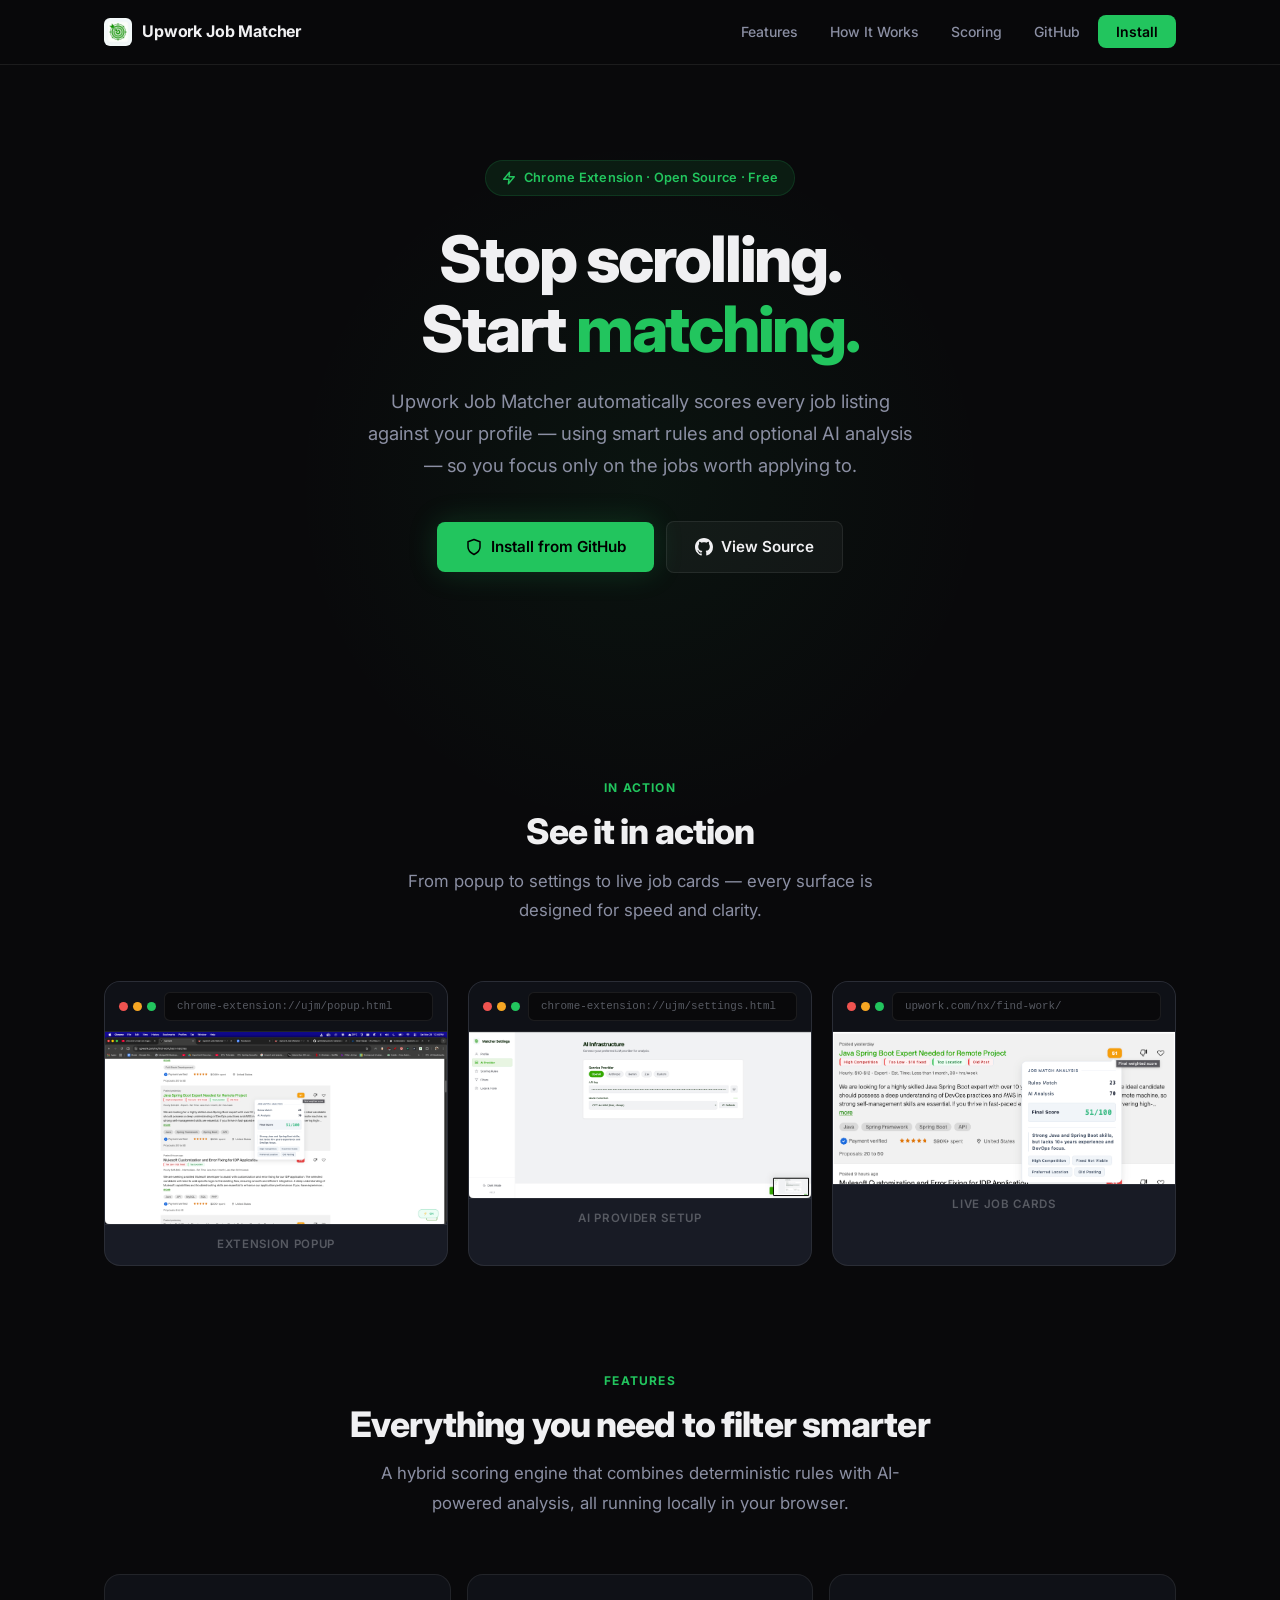
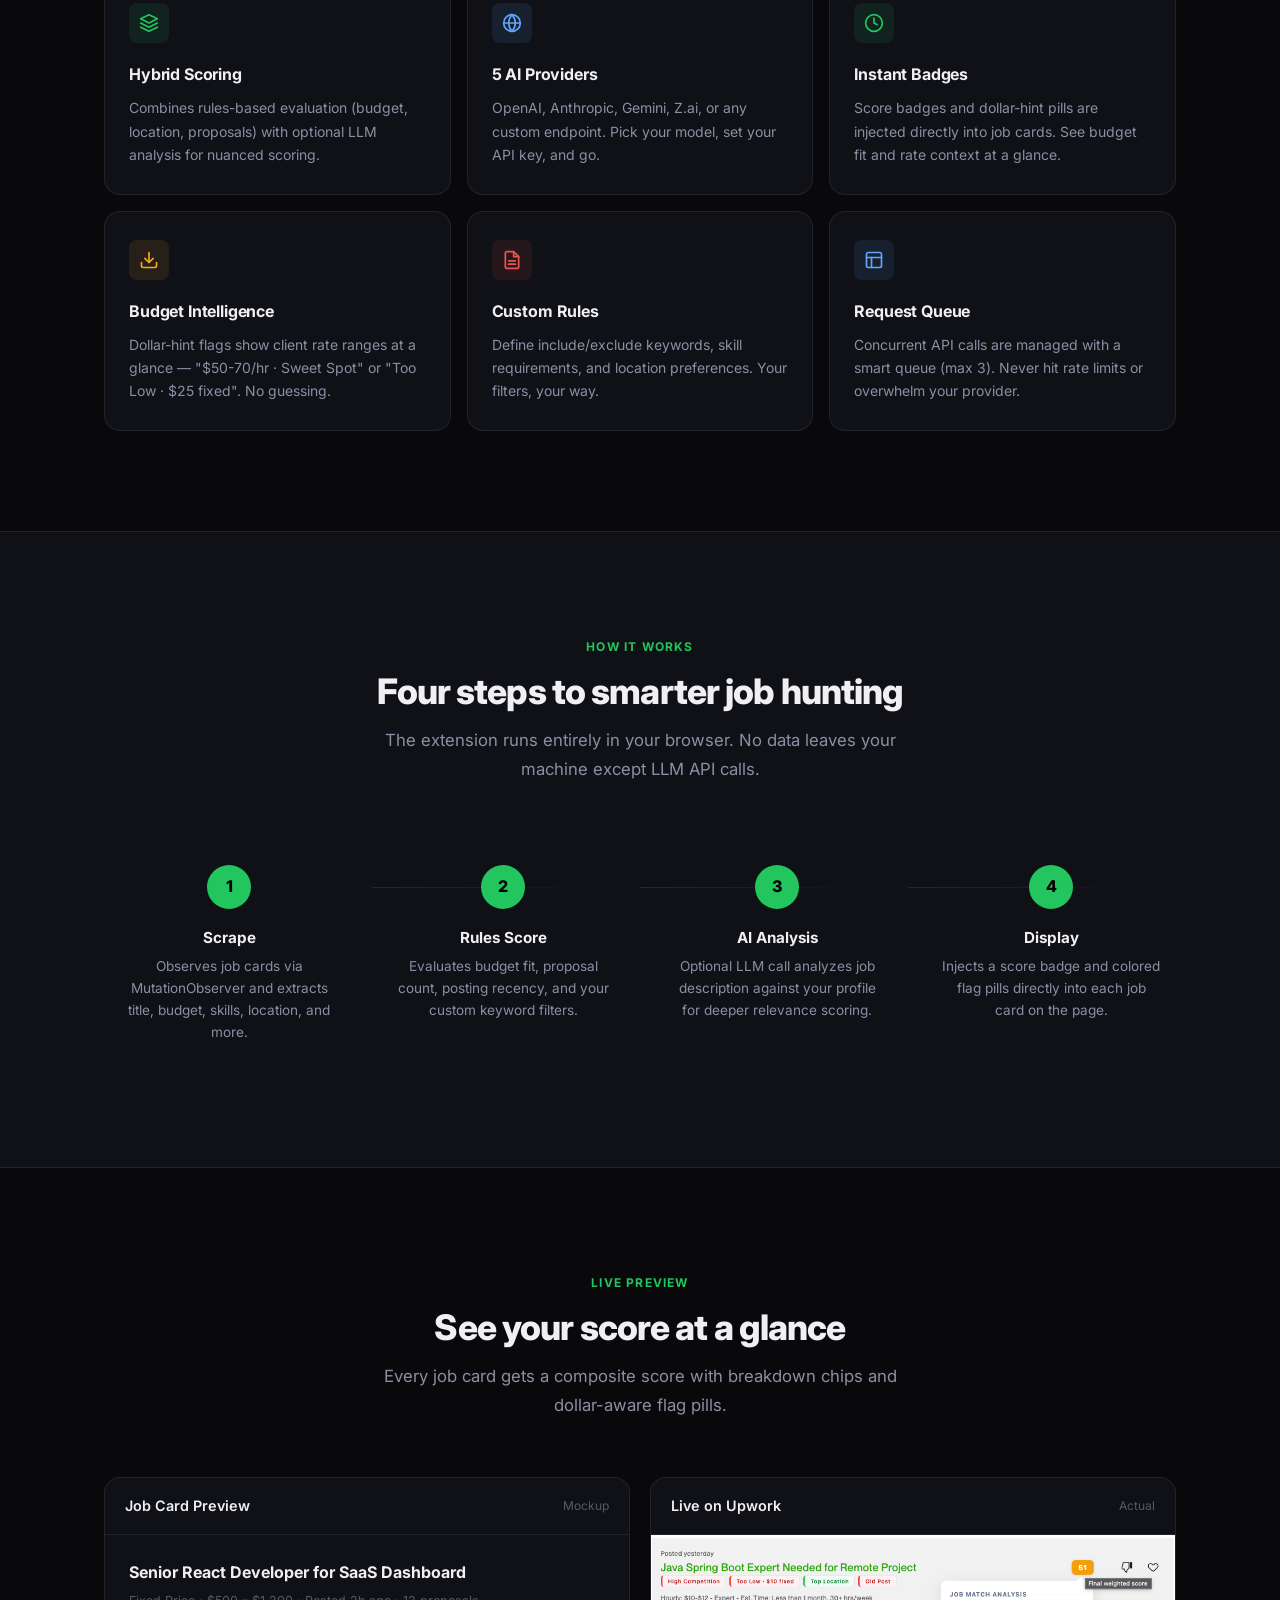
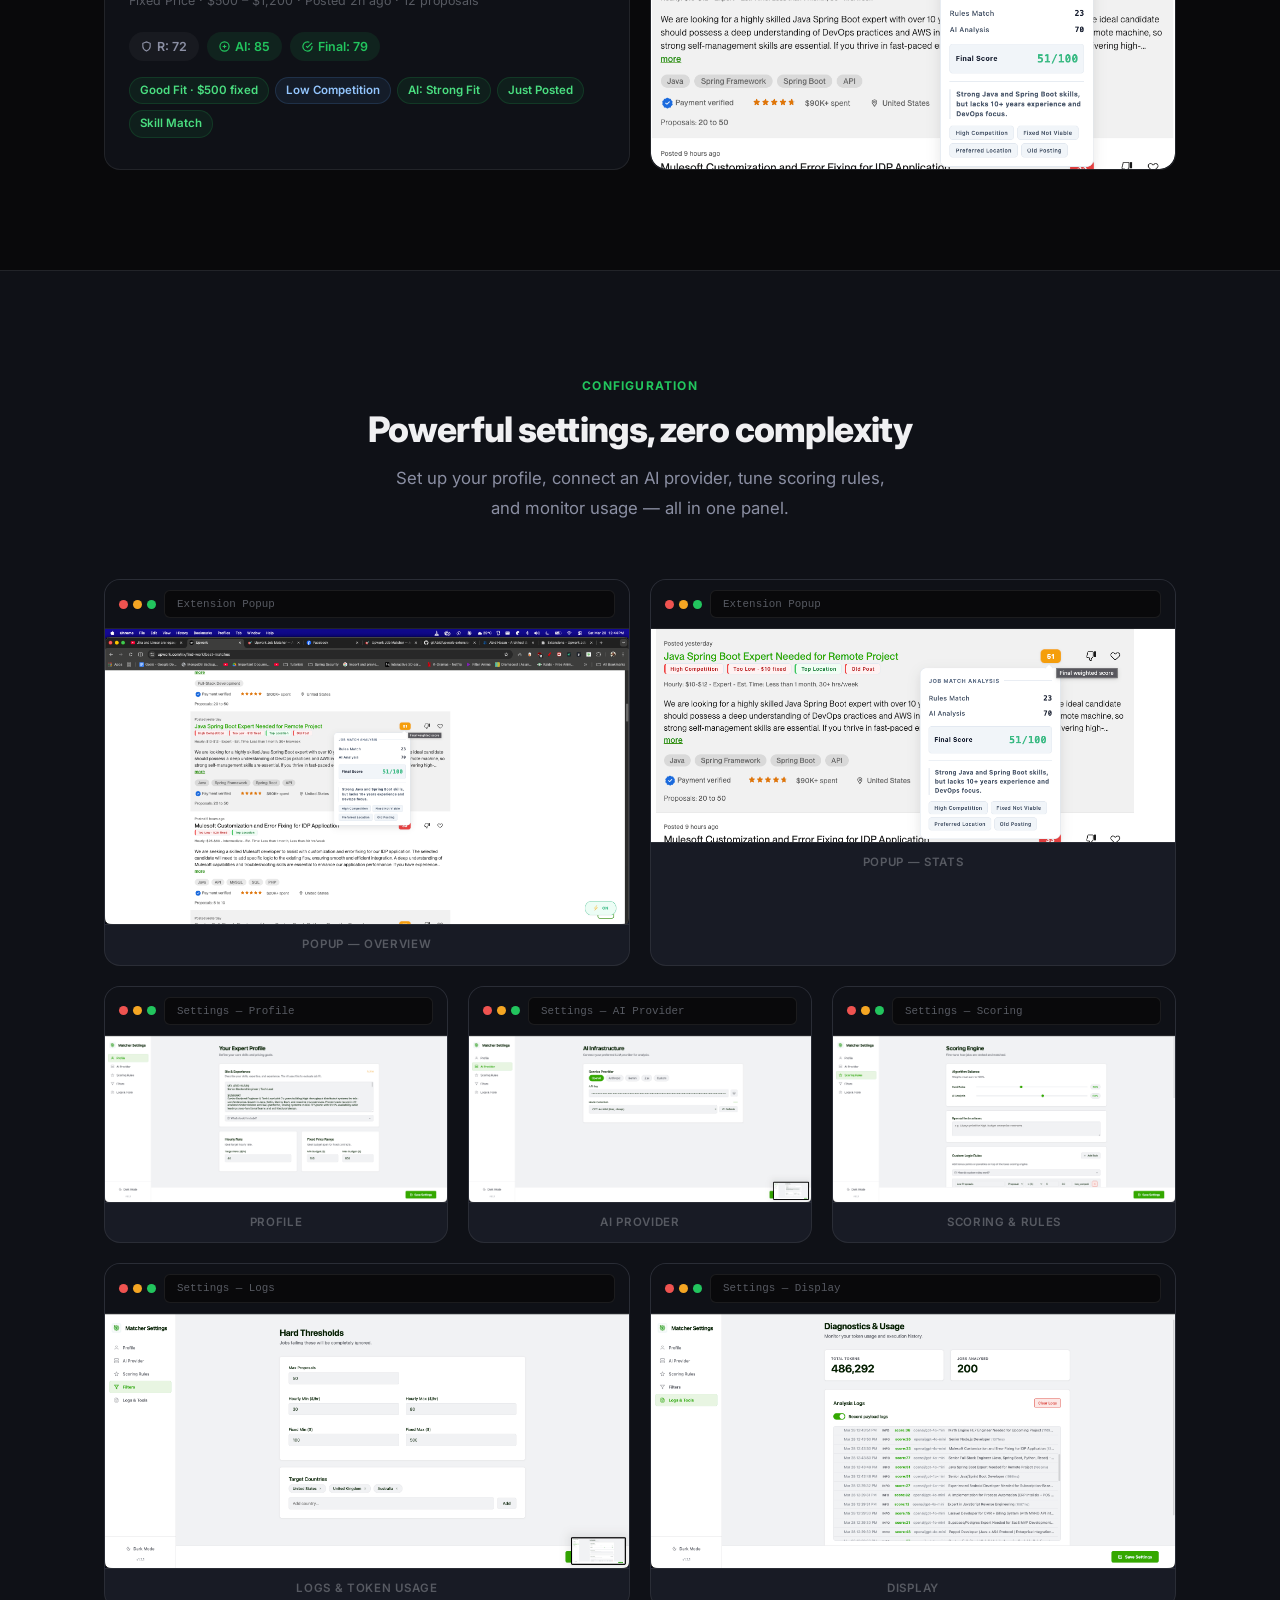
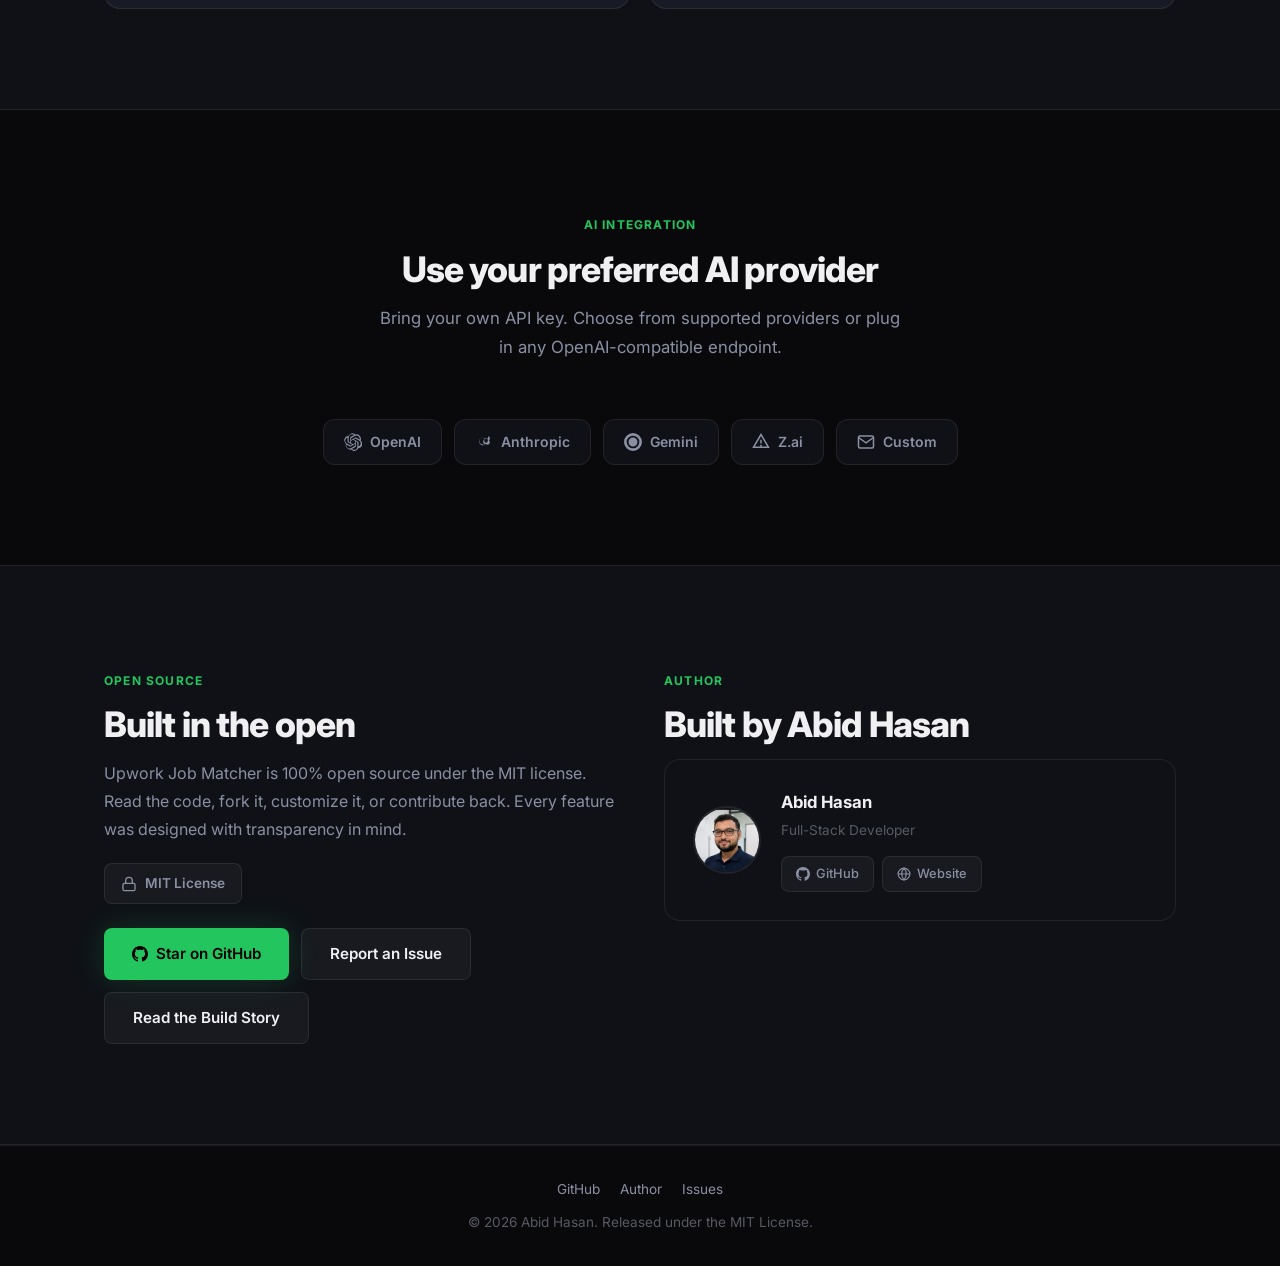
<file: docs/index.html>
<!DOCTYPE html>
<html lang="en">
<head>
  <meta charset="UTF-8">
  <meta name="viewport" content="width=device-width, initial-scale=1.0">
  <title>Upwork Job Matcher — AI-Powered Job Scoring Chrome Extension</title>
  <meta name="description" content="Automatically score Upwork job listings against your profile with rules-based and AI-powered analysis. Save hours of manual filtering.">
  <meta property="og:title" content="Upwork Job Matcher — AI-Powered Job Scoring">
  <meta property="og:description" content="Automatically score Upwork jobs against your profile. Rules + AI scoring in your browser.">
  <meta property="og:type" content="website">
  <meta property="og:url" content="https://gitabid.github.io/upwork-extension/">
  <meta property="og:image" content="https://gitabid.github.io/upwork-extension/og-image.webp">
  <meta property="og:image:type" content="image/webp">
  <meta property="og:image:width" content="1024">
  <meta property="og:image:height" content="479">
  <meta name="twitter:card" content="summary_large_image">
  <meta name="twitter:image" content="https://gitabid.github.io/upwork-extension/og-image.webp">
  <link rel="canonical" href="https://gitabid.github.io/upwork-extension/">
  <link rel="icon" href="data:image/svg+xml,<svg xmlns='http://www.w3.org/2000/svg' viewBox='0 0 100 100'><text y='.9em' font-size='90'>🎯</text></svg>">
  <link rel="preconnect" href="https://fonts.googleapis.com">
  <link rel="preconnect" href="https://fonts.gstatic.com" crossorigin>
  <link href="https://fonts.googleapis.com/css2?family=Inter:wght@300;400;500;600;700;800&display=swap" rel="stylesheet">
  <style>
    /* ── Reset & Base ───────────────────────────── */
    *, *::before, *::after { box-sizing: border-box; margin: 0; padding: 0; }

    :root {
      --bg-deep: #09090b;
      --bg-base: #0f1117;
      --bg-elevated: #181b25;
      --surface: rgba(255,255,255,0.04);
      --surface-hover: rgba(255,255,255,0.07);
      --border: rgba(255,255,255,0.08);
      --border-hover: rgba(255,255,255,0.15);
      --text: #f0f0f2;
      --text-muted: #8b8fa3;
      --text-tertiary: #575a62;
      --accent: #22c55e;
      --accent-hover: #16a34a;
      --accent-light: rgba(34,197,94,0.10);
      --accent-glow: rgba(34,197,94,0.06);
      --blue: #60a5fa;
      --blue-light: rgba(96,165,250,0.10);
      --yellow: #f5a623;
      --yellow-light: rgba(245,166,35,0.10);
      --red: #ef5350;
      --red-light: rgba(239,83,80,0.10);
      --radius: 8px;
      --radius-lg: 12px;
      --radius-xl: 16px;
      --font: 'Inter', -apple-system, BlinkMacSystemFont, 'Segoe UI', Roboto, sans-serif;
      --ease: cubic-bezier(0.16, 1, 0.3, 1);
    }

    html { scroll-behavior: smooth; }

    body {
      font-family: var(--font);
      background: var(--bg-deep);
      color: var(--text);
      line-height: 1.7;
      overflow-x: hidden;
      -webkit-font-smoothing: antialiased;
      -moz-osx-font-smoothing: grayscale;
    }

    a { color: inherit; text-decoration: none; }
    img { max-width: 100%; display: block; }
    button { font-family: inherit; }

    /* Skip link for a11y */
    .skip-link {
      position: absolute; top: -100%; left: 16px; z-index: 1000;
      padding: 8px 16px; border-radius: var(--radius);
      background: var(--accent); color: #000; font-weight: 600; font-size: 0.875rem;
    }
    .skip-link:focus { top: 16px; }

    /* ── Container ──────────────────────────────── */
    .container {
      max-width: 1120px;
      margin: 0 auto;
      padding: 0 24px;
    }

    /* ── Navbar ─────────────────────────────────── */
    .navbar {
      position: fixed; top: 0; left: 0; right: 0; z-index: 100;
      background: rgba(9, 9, 11, 0.75);
      backdrop-filter: blur(20px) saturate(1.2);
      -webkit-backdrop-filter: blur(20px) saturate(1.2);
      border-bottom: 1px solid var(--border);
    }
    .navbar .container {
      display: flex; align-items: center; justify-content: space-between;
      height: 64px;
    }
    .navbar-logo {
      display: flex; align-items: center; gap: 10px;
      font-weight: 700; font-size: 1rem; color: var(--text);
      letter-spacing: -0.01em;
    }
    .navbar-logo img { width: 28px; height: 28px; border-radius: 6px; }
    .navbar-links {
      display: flex; align-items: center; gap: 4px; list-style: none;
    }
    .navbar-links a {
      padding: 6px 14px; border-radius: var(--radius); font-size: 0.875rem;
      color: var(--text-muted); font-weight: 500;
      transition: color 0.2s, background 0.2s;
    }
    .navbar-links a:hover { color: var(--text); background: var(--surface); }
    .navbar-links a:focus-visible {
      outline: 2px solid var(--accent); outline-offset: 2px;
    }
    .nav-cta {
      background: var(--accent) !important;
      color: #000 !important; font-weight: 600 !important;
      padding: 8px 18px !important;
      border-radius: var(--radius) !important;
      transition: background 0.2s !important;
    }
    .nav-cta:hover { background: var(--accent-hover) !important; color: #000 !important; }

    /* Mobile menu */
    .mobile-toggle {
      display: none; background: none; border: none; color: var(--text);
      cursor: pointer; padding: 8px; border-radius: var(--radius);
      transition: background 0.2s;
    }
    .mobile-toggle:hover { background: var(--surface); }
    .mobile-toggle:focus-visible { outline: 2px solid var(--accent); outline-offset: 2px; }
    @media (max-width: 768px) {
      .mobile-toggle { display: flex; align-items: center; justify-content: center; }
      .navbar-links {
        position: fixed; top: 64px; left: 0; right: 0;
        flex-direction: column; gap: 4px;
        background: rgba(9, 9, 11, 0.92);
        backdrop-filter: blur(20px);
        padding: 16px;
        border-bottom: 1px solid var(--border);
        transform: translateY(-110%); opacity: 0;
        transition: transform 0.35s var(--ease), opacity 0.25s ease;
        pointer-events: none;
      }
      .navbar-links.open {
        transform: translateY(0); opacity: 1; pointer-events: all;
      }
      .navbar-links a { width: 100%; text-align: center; padding: 10px; }
    }

    /* ── Hero ───────────────────────────────────── */
    .hero {
      padding: 160px 0 100px;
      text-align: center;
      position: relative;
    }
    .hero::before {
      content: '';
      position: absolute;
      top: 20%; left: 50%; transform: translateX(-50%);
      width: 700px; height: 700px;
      background: radial-gradient(circle, var(--accent-glow) 0%, transparent 70%);
      pointer-events: none;
    }
    .hero-badge {
      display: inline-flex; align-items: center; gap: 8px;
      background: var(--accent-light);
      border: 1px solid rgba(34, 197, 94, 0.15);
      color: var(--accent); font-size: 0.8rem; font-weight: 600;
      padding: 6px 16px; border-radius: 999px;
      margin-bottom: 28px; letter-spacing: 0.02em;
    }
    .hero h1 {
      font-size: clamp(2.4rem, 5.5vw, 4rem);
      font-weight: 800; line-height: 1.1;
      margin-bottom: 20px; letter-spacing: -0.035em;
      position: relative;
    }
    .hero h1 .accent { color: var(--accent); }
    .hero p {
      font-size: clamp(1rem, 1.8vw, 1.15rem);
      color: var(--text-muted); max-width: 560px;
      margin: 0 auto 40px; line-height: 1.75;
      position: relative;
    }
    .hero-buttons {
      display: flex; align-items: center; justify-content: center;
      gap: 12px; flex-wrap: wrap;
      position: relative;
    }
    .btn {
      display: inline-flex; align-items: center; gap: 8px;
      padding: 12px 28px; border-radius: var(--radius);
      font-weight: 600; font-size: 0.95rem;
      border: none; cursor: pointer;
      transition: transform 0.15s var(--ease), box-shadow 0.2s, background 0.2s;
    }
    .btn:active { transform: scale(0.97); }
    .btn:focus-visible { outline: 2px solid var(--accent); outline-offset: 2px; }
    .btn svg { flex-shrink: 0; }
    .btn-primary {
      background: var(--accent);
      color: #000;
      box-shadow: 0 0 30px rgba(34, 197, 94, 0.2);
    }
    .btn-primary:hover { background: var(--accent-hover); }
    .btn-secondary {
      background: var(--surface);
      color: var(--text);
      border: 1px solid var(--border);
    }
    .btn-secondary:hover { background: var(--surface-hover); border-color: var(--border-hover); }

    /* ── Sections ───────────────────────────────── */
    section { padding: 100px 0; }
    .section-label {
      display: inline-flex; align-items: center; gap: 8px;
      color: var(--accent); font-size: 0.75rem; font-weight: 700;
      text-transform: uppercase; letter-spacing: 0.1em;
      margin-bottom: 12px;
    }
    .section-title {
      font-size: clamp(1.6rem, 3.2vw, 2.2rem);
      font-weight: 800; letter-spacing: -0.025em;
      margin-bottom: 14px; color: var(--text);
      line-height: 1.2;
    }
    .section-subtitle {
      color: var(--text-muted); font-size: 1.05rem;
      max-width: 520px; line-height: 1.75;
    }
    .section-subtitle.centered { margin: 0 auto; }
    .section-header { text-align: center; margin-bottom: 56px; }

    /* ── Section Divider ────────────────────────── */
    .section-alt {
      background: var(--bg-base);
      border-top: 1px solid var(--border);
      border-bottom: 1px solid var(--border);
    }

    /* ── Mockup Frames ──────────────────────────── */
    .mockups-grid {
      display: grid;
      grid-template-columns: repeat(3, 1fr);
      gap: 20px;
    }
    .mockups-grid-2 {
      display: grid;
      grid-template-columns: repeat(2, 1fr);
      gap: 20px;
    }
    @media (max-width: 900px) {
      .mockups-grid, .mockups-grid-2 { grid-template-columns: 1fr; max-width: 440px; margin: 0 auto; }
    }
    .mockup-frame {
      background: var(--bg-elevated);
      border: 1px solid var(--border);
      border-radius: var(--radius-xl);
      overflow: hidden;
      transition: border-color 0.3s var(--ease), transform 0.3s var(--ease);
    }
    .mockup-frame:hover {
      border-color: var(--border-hover);
      transform: translateY(-3px);
    }
    .mockup-chrome {
      background: var(--bg-base);
      border-bottom: 1px solid var(--border);
      padding: 10px 14px;
      display: flex; align-items: center; gap: 8px;
    }
    .mockup-dots { display: flex; gap: 5px; }
    .mockup-dots span {
      width: 9px; height: 9px; border-radius: 50%;
      background: var(--text-tertiary);
    }
    .mockup-dots span:first-child { background: var(--red); }
    .mockup-dots span:nth-child(2) { background: var(--yellow); }
    .mockup-dots span:nth-child(3) { background: var(--accent); }
    .mockup-url {
      flex: 1; background: var(--bg-deep); border-radius: 6px;
      padding: 4px 12px; font-size: 0.68rem; color: var(--text-tertiary);
      font-family: 'SF Mono', ui-monospace, SFMono-Regular, Menlo, monospace;
      border: 1px solid var(--border);
      white-space: nowrap; overflow: hidden; text-overflow: ellipsis;
    }
    .mockup-body { padding: 0; }
    .mockup-body img { width: 100%; height: auto; display: block; }
    .mockup-label {
      text-align: center; padding: 10px 16px;
      font-size: 0.72rem; font-weight: 600; color: var(--text-tertiary);
      text-transform: uppercase; letter-spacing: 0.06em;
      border-top: 1px solid var(--border);
    }

    /* ── Features Grid ──────────────────────────── */
    .features-grid {
      display: grid;
      grid-template-columns: repeat(3, 1fr);
      gap: 16px;
    }
    @media (max-width: 768px) { .features-grid { grid-template-columns: 1fr; } }
    .feature-card {
      background: var(--bg-base);
      border: 1px solid var(--border);
      border-radius: var(--radius-xl);
      padding: 28px 24px;
      transition: border-color 0.3s var(--ease), transform 0.3s var(--ease), background 0.3s;
    }
    .feature-card:hover {
      border-color: var(--border-hover);
      transform: translateY(-2px);
      background: var(--bg-elevated);
    }
    .feature-icon {
      width: 40px; height: 40px; border-radius: var(--radius);
      display: flex; align-items: center; justify-content: center;
      margin-bottom: 18px;
    }
    .feature-icon svg { width: 20px; height: 20px; }
    .feature-icon.green { background: var(--accent-light); color: var(--accent); }
    .feature-icon.blue { background: var(--blue-light); color: var(--blue); }
    .feature-icon.yellow { background: var(--yellow-light); color: var(--yellow); }
    .feature-icon.red { background: var(--red-light); color: var(--red); }
    .feature-card h3 {
      font-size: 1rem; font-weight: 700; margin-bottom: 8px; color: var(--text);
      letter-spacing: -0.01em;
    }
    .feature-card p {
      color: var(--text-muted); font-size: 0.875rem; line-height: 1.65;
    }

    /* ── How It Works ───────────────────────────── */
    .steps {
      display: grid;
      grid-template-columns: repeat(4, 1fr);
      gap: 24px; margin-top: 48px;
    }
    @media (max-width: 768px) { .steps { grid-template-columns: repeat(2, 1fr); } }
    @media (max-width: 480px) { .steps { grid-template-columns: 1fr; } }
    .step {
      text-align: center; position: relative; padding: 24px 16px;
    }
    .step-number {
      width: 44px; height: 44px; border-radius: 50%;
      background: var(--accent); color: #000; font-weight: 800; font-size: 1rem;
      display: flex; align-items: center; justify-content: center;
      margin: 0 auto 16px;
    }
    .step h3 { font-size: 0.95rem; font-weight: 700; margin-bottom: 6px; color: var(--text); }
    .step p { color: var(--text-muted); font-size: 0.85rem; line-height: 1.6; }
    .step-connector { display: none; }
    @media (min-width: 769px) {
      .steps { position: relative; }
      .step-connector {
        display: block; position: absolute;
        top: 46px; height: 1px;
        background: linear-gradient(90deg, var(--accent), transparent);
        opacity: 0.2;
      }
      .step-connector:nth-child(2) { left: calc(100% / 4); width: calc(100% / 4 - 48px); }
      .step-connector:nth-child(4) { left: calc(100% / 2); width: calc(100% / 4 - 48px); }
      .step-connector:nth-child(6) { left: calc(3 * 100% / 4); width: calc(100% / 4 - 48px); }
    }

    /* ── Scoring Preview ────────────────────────── */
    .score-grid {
      display: grid;
      grid-template-columns: 1fr 1fr;
      gap: 20px;
    }
    @media (max-width: 768px) { .score-grid { grid-template-columns: 1fr; } }
    .score-preview {
      background: var(--bg-base);
      border: 1px solid var(--border);
      border-radius: var(--radius-xl);
      overflow: hidden;
    }
    .score-preview-header {
      padding: 16px 20px;
      border-bottom: 1px solid var(--border);
      display: flex; align-items: center; justify-content: space-between;
    }
    .score-preview-header h3 { font-size: 0.9rem; font-weight: 600; color: var(--text); }
    .score-preview-body { padding: 24px; }
    .score-job-title {
      font-size: 1rem; font-weight: 700; margin-bottom: 4px; color: var(--text);
    }
    .score-job-meta {
      color: var(--text-tertiary); font-size: 0.78rem; margin-bottom: 20px;
    }
    .score-chips {
      display: flex; align-items: center; gap: 8px; flex-wrap: wrap;
      margin-bottom: 16px;
    }
    .score-chip {
      display: inline-flex; align-items: center; gap: 5px;
      padding: 4px 12px; border-radius: 999px;
      font-size: 0.78rem; font-weight: 600;
    }
    .score-chip.rules { background: var(--surface); color: var(--text-muted); }
    .score-chip.ai { background: var(--accent-light); color: var(--accent); }
    .score-chip.final { background: var(--accent-light); color: var(--accent); }
    .score-flags { display: flex; gap: 6px; flex-wrap: wrap; }
    .flag-pill {
      display: inline-flex; align-items: center; gap: 4px;
      padding: 3px 10px; border-radius: 20px;
      font-size: 0.72rem; font-weight: 600;
      border: 1px solid transparent;
    }
    .flag-pill.green { background: rgba(34,197,94,0.08); color: #4ade80; border-color: rgba(34,197,94,0.15); }
    .flag-pill.yellow { background: rgba(245,166,35,0.08); color: #fbbf24; border-color: rgba(245,166,35,0.15); }
    .flag-pill.red { background: rgba(239,83,80,0.08); color: #f87171; border-color: rgba(239,83,80,0.15); }
    .flag-pill.blue { background: rgba(96,165,250,0.08); color: #93c5fd; border-color: rgba(96,165,250,0.15); }

    /* ── AI Providers ───────────────────────────── */
    .providers-row {
      display: flex; align-items: center; justify-content: center;
      gap: 12px; flex-wrap: wrap; margin-top: 48px;
    }
    .provider-badge {
      display: flex; align-items: center; gap: 8px;
      padding: 10px 20px; border-radius: var(--radius-lg);
      background: var(--bg-base);
      border: 1px solid var(--border);
      font-weight: 600; font-size: 0.875rem;
      color: var(--text-muted);
      transition: border-color 0.25s, color 0.25s, background 0.25s, transform 0.25s var(--ease);
    }
    .provider-badge:hover {
      border-color: var(--border-hover);
      color: var(--text);
      background: var(--bg-elevated);
      transform: translateY(-1px);
    }
    .provider-badge svg { width: 18px; height: 18px; }

    /* ── OSS + Author ───────────────────────────── */
    .oss-author-grid {
      display: grid;
      grid-template-columns: 1fr 1fr;
      gap: 48px;
      align-items: start;
    }
    @media (max-width: 768px) { .oss-author-grid { grid-template-columns: 1fr; gap: 40px; } }
    .oss-text p { color: var(--text-muted); margin-bottom: 20px; line-height: 1.75; }
    .mit-badge {
      display: inline-flex; align-items: center; gap: 8px;
      background: var(--surface);
      border: 1px solid var(--border);
      padding: 8px 16px; border-radius: var(--radius);
      font-size: 0.85rem; font-weight: 600;
      color: var(--text-muted);
      margin-bottom: 24px;
    }
    .oss-buttons { display: flex; gap: 12px; flex-wrap: wrap; }
    .author-card {
      display: flex; align-items: center; gap: 20px;
      background: var(--bg-base);
      border: 1px solid var(--border);
      border-radius: var(--radius-xl);
      padding: 28px;
      transition: border-color 0.25s;
    }
    .author-card:hover { border-color: var(--border-hover); }
    .author-photo {
      width: 68px; height: 68px; border-radius: 50%;
      object-fit: cover; flex-shrink: 0;
      border: 2px solid var(--border);
    }
    .author-info h3 { font-size: 1.05rem; font-weight: 700; margin-bottom: 2px; color: var(--text); }
    .author-info p { color: var(--text-tertiary); font-size: 0.85rem; margin-bottom: 14px; }
    .author-links { display: flex; gap: 8px; }
    .author-link {
      display: inline-flex; align-items: center; gap: 6px;
      padding: 6px 14px; border-radius: var(--radius);
      background: var(--surface);
      border: 1px solid var(--border);
      font-size: 0.8rem; font-weight: 500;
      color: var(--text-muted);
      transition: color 0.2s, border-color 0.2s, background 0.2s;
    }
    .author-link:hover {
      color: var(--text); border-color: var(--border-hover);
      background: var(--surface-hover);
    }
    .author-link svg { width: 14px; height: 14px; }

    /* ── Footer ─────────────────────────────────── */
    .footer {
      padding: 32px 0;
      border-top: 1px solid var(--border);
      text-align: center;
      font-size: 0.85rem; color: var(--text-tertiary);
    }
    .footer-links {
      display: flex; justify-content: center; gap: 20px; margin-bottom: 10px;
    }
    .footer-links a {
      color: var(--text-muted);
      transition: color 0.2s;
    }
    .footer-links a:hover { color: var(--text); }

    /* ── Scroll Animations ──────────────────────── */
    .fade-in {
      opacity: 0; transform: translateY(20px);
      transition: opacity 0.7s var(--ease), transform 0.7s var(--ease);
    }
    .fade-in.visible {
      opacity: 1; transform: translateY(0);
    }

    /* Reduced motion */
    @media (prefers-reduced-motion: reduce) {
      .fade-in { opacity: 1; transform: none; transition: none; }
      .mockup-frame, .feature-card, .provider-badge { transition: none; }
      html { scroll-behavior: auto; }
    }

    /* ── Scrollbar ──────────────────────────────── */
    ::-webkit-scrollbar { width: 8px; height: 8px; }
    ::-webkit-scrollbar-track { background: transparent; }
    ::-webkit-scrollbar-thumb { background: rgba(255, 255, 255, 0.1); border-radius: 4px; }
    ::-webkit-scrollbar-thumb:hover { background: rgba(255, 255, 255, 0.2); }
  </style>
</head>
<body>
  <a href="#main" class="skip-link">Skip to content</a>

  <!-- ── Navbar ──────────────────────────────── -->
  <nav class="navbar" role="navigation" aria-label="Main navigation">
    <div class="container">
      <a href="#" class="navbar-logo">
        <img src="icons/icon128.png" alt="UJM" width="28" height="28">
        <span>Upwork Job Matcher</span>
      </a>
      <button class="mobile-toggle" aria-label="Toggle menu" aria-expanded="false" onclick="toggleMenu()">
        <svg width="22" height="22" viewBox="0 0 24 24" fill="none" stroke="currentColor" stroke-width="2" stroke-linecap="round"><path d="M4 6h16M4 12h16M4 18h16"/></svg>
      </button>
      <ul class="navbar-links" role="list">
        <li><a href="#features">Features</a></li>
        <li><a href="#how-it-works">How It Works</a></li>
        <li><a href="#scoring">Scoring</a></li>
        <li><a href="https://github.com/gitAbid/upwork-extension" target="_blank" rel="noopener">GitHub</a></li>
        <li><a href="https://github.com/gitAbid/upwork-extension" target="_blank" rel="noopener" class="nav-cta">Install</a></li>
      </ul>
    </div>
  </nav>

  <!-- ── Main Content ────────────────────────── -->
  <main id="main">

    <!-- ── Hero ────────────────────────────────── -->
    <section class="hero">
      <div class="container">
        <div class="hero-badge fade-in">
          <svg width="14" height="14" viewBox="0 0 24 24" fill="none" stroke="currentColor" stroke-width="2.5" stroke-linecap="round" stroke-linejoin="round"><polygon points="13 2 3 14 12 14 11 22 21 10 12 10 13 2"/></svg>
          Chrome Extension &middot; Open Source &middot; Free
        </div>
        <h1 class="fade-in">
          Stop scrolling.<br>
          Start <span class="accent">matching.</span>
        </h1>
        <p class="fade-in">
          Upwork Job Matcher automatically scores every job listing against your profile — using smart rules and optional AI analysis — so you focus only on the jobs worth applying to.
        </p>
        <div class="hero-buttons fade-in">
          <a href="https://github.com/gitAbid/upwork-extension" target="_blank" rel="noopener" class="btn btn-primary">
            <svg width="18" height="18" viewBox="0 0 24 24" fill="none" stroke="currentColor" stroke-width="2" stroke-linecap="round" stroke-linejoin="round"><path d="M12 22s8-4 8-10V5l-8-3-8 3v7c0 6 8 10 8 10z"/></svg>
            Install from GitHub
          </a>
          <a href="https://github.com/gitAbid/upwork-extension" target="_blank" rel="noopener" class="btn btn-secondary">
            <svg width="18" height="18" viewBox="0 0 24 24" fill="currentColor"><path d="M12 0C5.37 0 0 5.37 0 12c0 5.31 3.435 9.795 8.205 11.385.6.105.825-.255.825-.57 0-.285-.015-1.23-.015-2.235-3.015.555-3.795-.735-4.035-1.41-.135-.345-.72-1.41-1.23-1.695-.42-.225-1.02-.78-.015-.795.945-.015 1.62.87 1.845 1.23 1.08 1.815 2.805 1.305 3.495.99.105-.78.42-1.305.765-1.605-2.67-.3-5.46-1.335-5.46-5.925 0-1.305.465-2.385 1.23-3.225-.12-.3-.54-1.53.12-3.18 0 0 1.005-.315 3.3 1.23.96-.27 1.98-.405 3-.405s2.04.135 3 .405c2.295-1.56 3.3-1.23 3.3-1.23.66 1.65.24 2.88.12 3.18.765.84 1.23 1.905 1.23 3.225 0 4.605-2.805 5.625-5.475 5.925.435.375.81 1.095.81 2.22 0 1.605-.015 2.895-.015 3.3 0 .315.225.69.825.57A12.02 12.02 0 0024 12c0-6.63-5.37-12-12-12z"/></svg>
            View Source
          </a>
        </div>
      </div>
    </section>

    <!-- ── In Action (Mockups) ─────────────────── -->
    <section id="mockups" style="padding-bottom: 0;">
      <div class="container">
        <div class="section-header">
          <div class="section-label fade-in">In Action</div>
          <h2 class="section-title fade-in">See it in action</h2>
          <p class="section-subtitle centered fade-in">From popup to settings to live job cards — every surface is designed for speed and clarity.</p>
        </div>
        <div class="mockups-grid">
          <!-- Popup Overview -->
          <div class="mockup-frame fade-in">
            <div class="mockup-chrome">
              <div class="mockup-dots"><span></span><span></span><span></span></div>
              <div class="mockup-url">chrome-extension://ujm/popup.html</div>
            </div>
            <div class="mockup-body">
              <img src="assets/popup-overview.png" alt="Extension popup overview showing job matching stats" loading="lazy">
            </div>
            <div class="mockup-label">Extension Popup</div>
          </div>
          <!-- Settings Provider -->
          <div class="mockup-frame fade-in">
            <div class="mockup-chrome">
              <div class="mockup-dots"><span></span><span></span><span></span></div>
              <div class="mockup-url">chrome-extension://ujm/settings.html</div>
            </div>
            <div class="mockup-body">
              <img src="assets/settings-provider.png" alt="AI provider configuration with Anthropic selected" loading="lazy">
            </div>
            <div class="mockup-label">AI Provider Setup</div>
          </div>
          <!-- Badge Reference -->
          <div class="mockup-frame fade-in">
            <div class="mockup-chrome">
              <div class="mockup-dots"><span></span><span></span><span></span></div>
              <div class="mockup-url">upwork.com/nx/find-work/</div>
            </div>
            <div class="mockup-body">
              <img src="assets/badge-reference.png" alt="Score badges and flag pills injected into Upwork job cards" loading="lazy">
            </div>
            <div class="mockup-label">Live Job Cards</div>
          </div>
        </div>
      </div>
    </section>

    <!-- ── Features ───────────────────────────── -->
    <section id="features">
      <div class="container">
        <div class="section-header">
          <div class="section-label fade-in">Features</div>
          <h2 class="section-title fade-in">Everything you need to filter smarter</h2>
          <p class="section-subtitle centered fade-in">A hybrid scoring engine that combines deterministic rules with AI-powered analysis, all running locally in your browser.</p>
        </div>
        <div class="features-grid">
          <div class="feature-card fade-in">
            <div class="feature-icon green">
              <svg viewBox="0 0 24 24" fill="none" stroke="currentColor" stroke-width="2" stroke-linecap="round" stroke-linejoin="round"><path d="M12 2L2 7l10 5 10-5-10-5z"/><path d="M2 17l10 5 10-5"/><path d="M2 12l10 5 10-5"/></svg>
            </div>
            <h3>Hybrid Scoring</h3>
            <p>Combines rules-based evaluation (budget, location, proposals) with optional LLM analysis for nuanced scoring.</p>
          </div>
          <div class="feature-card fade-in">
            <div class="feature-icon blue">
              <svg viewBox="0 0 24 24" fill="none" stroke="currentColor" stroke-width="2" stroke-linecap="round" stroke-linejoin="round"><circle cx="12" cy="12" r="10"/><path d="M2 12h20"/><path d="M12 2a15.3 15.3 0 014 10 15.3 15.3 0 01-4 10 15.3 15.3 0 01-4-10 15.3 15.3 0 014-10z"/></svg>
            </div>
            <h3>5 AI Providers</h3>
            <p>OpenAI, Anthropic, Gemini, Z.ai, or any custom endpoint. Pick your model, set your API key, and go.</p>
          </div>
          <div class="feature-card fade-in">
            <div class="feature-icon green">
              <svg viewBox="0 0 24 24" fill="none" stroke="currentColor" stroke-width="2" stroke-linecap="round" stroke-linejoin="round"><path d="M12 22c5.523 0 10-4.477 10-10S17.523 2 12 2 2 6.477 2 12s4.477 10 10 10z"/><path d="M12 6v6l4 2"/></svg>
            </div>
            <h3>Instant Badges</h3>
            <p>Score badges and dollar-hint pills are injected directly into job cards. See budget fit and rate context at a glance.</p>
          </div>
          <div class="feature-card fade-in">
            <div class="feature-icon yellow">
              <svg viewBox="0 0 24 24" fill="none" stroke="currentColor" stroke-width="2" stroke-linecap="round" stroke-linejoin="round"><path d="M21 15v4a2 2 0 01-2 2H5a2 2 0 01-2-2v-4"/><polyline points="7 10 12 15 17 10"/><line x1="12" y1="15" x2="12" y2="3"/></svg>
            </div>
            <h3>Budget Intelligence</h3>
            <p>Dollar-hint flags show client rate ranges at a glance — "$50-70/hr · Sweet Spot" or "Too Low · $25 fixed". No guessing.</p>
          </div>
          <div class="feature-card fade-in">
            <div class="feature-icon red">
              <svg viewBox="0 0 24 24" fill="none" stroke="currentColor" stroke-width="2" stroke-linecap="round" stroke-linejoin="round"><path d="M14 2H6a2 2 0 00-2 2v16a2 2 0 002 2h12a2 2 0 002-2V8z"/><polyline points="14 2 14 8 20 8"/><line x1="16" y1="13" x2="8" y2="13"/><line x1="16" y1="17" x2="8" y2="17"/></svg>
            </div>
            <h3>Custom Rules</h3>
            <p>Define include/exclude keywords, skill requirements, and location preferences. Your filters, your way.</p>
          </div>
          <div class="feature-card fade-in">
            <div class="feature-icon blue">
              <svg viewBox="0 0 24 24" fill="none" stroke="currentColor" stroke-width="2" stroke-linecap="round" stroke-linejoin="round"><rect x="3" y="3" width="18" height="18" rx="2" ry="2"/><line x1="3" y1="9" x2="21" y2="9"/><line x1="9" y1="21" x2="9" y2="9"/></svg>
            </div>
            <h3>Request Queue</h3>
            <p>Concurrent API calls are managed with a smart queue (max 3). Never hit rate limits or overwhelm your provider.</p>
          </div>
        </div>
      </div>
    </section>

    <!-- ── How It Works ──────────────────────── -->
    <section id="how-it-works" class="section-alt">
      <div class="container">
        <div class="section-header">
          <div class="section-label fade-in">How It Works</div>
          <h2 class="section-title fade-in">Four steps to smarter job hunting</h2>
          <p class="section-subtitle centered fade-in">The extension runs entirely in your browser. No data leaves your machine except LLM API calls.</p>
        </div>
        <div class="steps">
          <div class="step fade-in">
            <div class="step-number">1</div>
            <h3>Scrape</h3>
            <p>Observes job cards via MutationObserver and extracts title, budget, skills, location, and more.</p>
          </div>
          <div class="step-connector" aria-hidden="true"></div>
          <div class="step fade-in">
            <div class="step-number">2</div>
            <h3>Rules Score</h3>
            <p>Evaluates budget fit, proposal count, posting recency, and your custom keyword filters.</p>
          </div>
          <div class="step-connector" aria-hidden="true"></div>
          <div class="step fade-in">
            <div class="step-number">3</div>
            <h3>AI Analysis</h3>
            <p>Optional LLM call analyzes job description against your profile for deeper relevance scoring.</p>
          </div>
          <div class="step-connector" aria-hidden="true"></div>
          <div class="step fade-in">
            <div class="step-number">4</div>
            <h3>Display</h3>
            <p>Injects a score badge and colored flag pills directly into each job card on the page.</p>
          </div>
        </div>
      </div>
    </section>

    <!-- ── Scoring Preview ───────────────────── -->
    <section id="scoring">
      <div class="container">
        <div class="section-header">
          <div class="section-label fade-in">Live Preview</div>
          <h2 class="section-title fade-in">See your score at a glance</h2>
          <p class="section-subtitle centered fade-in">Every job card gets a composite score with breakdown chips and dollar-aware flag pills.</p>
        </div>
        <div class="score-grid fade-in">
          <!-- Mockup Card -->
          <div class="score-preview">
            <div class="score-preview-header">
              <h3>Job Card Preview</h3>
              <span style="color: var(--text-tertiary); font-size: 0.75rem;">Mockup</span>
            </div>
            <div class="score-preview-body">
              <div class="score-job-title">Senior React Developer for SaaS Dashboard</div>
              <div class="score-job-meta">Fixed Price &middot; $500 – $1,200 &middot; Posted 2h ago &middot; 12 proposals</div>
              <div class="score-chips">
                <span class="score-chip rules">
                  <svg width="11" height="11" viewBox="0 0 24 24" fill="none" stroke="currentColor" stroke-width="2.5"><path d="M12 22s8-4 8-10V5l-8-3-8 3v7c0 6 8 10 8 10z"/></svg>
                  R: 72
                </span>
                <span class="score-chip ai">
                  <svg width="11" height="11" viewBox="0 0 24 24" fill="none" stroke="currentColor" stroke-width="2.5"><path d="M12 2a10 10 0 0110 10 10 10 0 01-10 10A10 10 0 012 12 10 10 0 0112 2z"/><path d="M12 8v8M8 12h8"/></svg>
                  AI: 85
                </span>
                <span class="score-chip final">
                  <svg width="11" height="11" viewBox="0 0 24 24" fill="none" stroke="currentColor" stroke-width="2.5"><path d="M22 11.08V12a10 10 0 11-5.93-9.14"/><polyline points="22 4 12 14.01 9 11.01"/></svg>
                  Final: 79
                </span>
              </div>
              <div class="score-flags">
                <span class="flag-pill green">Good Fit · $500 fixed</span>
                <span class="flag-pill blue">Low Competition</span>
                <span class="flag-pill green">AI: Strong Fit</span>
                <span class="flag-pill green">Just Posted</span>
                <span class="flag-pill green">Skill Match</span>
              </div>
            </div>
          </div>
          <!-- Real Screenshot -->
          <div class="score-preview">
            <div class="score-preview-header">
              <h3>Live on Upwork</h3>
              <span style="color: var(--text-tertiary); font-size: 0.75rem;">Actual</span>
            </div>
            <div class="score-preview-body" style="padding: 0; overflow: hidden;">
              <img src="assets/badge-reference.png" alt="Score badges and dollar-hint flag pills on real Upwork job cards" style="width: 100%; height: auto; display: block; border-radius: 0 0 var(--radius-xl) var(--radius-xl);" loading="lazy">
            </div>
          </div>
        </div>
      </div>
    </section>

    <!-- ── Settings Gallery ───────────────────── -->
    <section id="settings" class="section-alt">
      <div class="container">
        <div class="section-header">
          <div class="section-label fade-in">Configuration</div>
          <h2 class="section-title fade-in">Powerful settings, zero complexity</h2>
          <p class="section-subtitle centered fade-in">Set up your profile, connect an AI provider, tune scoring rules, and monitor usage — all in one panel.</p>
        </div>

        <!-- Popup row -->
        <div class="mockups-grid-2 fade-in" style="margin-bottom: 20px;">
          <div class="mockup-frame">
            <div class="mockup-chrome">
              <div class="mockup-dots"><span></span><span></span><span></span></div>
              <div class="mockup-url">Extension Popup</div>
            </div>
            <div class="mockup-body">
              <img src="assets/popup-overview.png" alt="Extension popup overview" loading="lazy">
            </div>
            <div class="mockup-label">Popup — Overview</div>
          </div>
          <div class="mockup-frame">
            <div class="mockup-chrome">
              <div class="mockup-dots"><span></span><span></span><span></span></div>
              <div class="mockup-url">Extension Popup</div>
            </div>
            <div class="mockup-body">
              <img src="assets/popup-stats.png" alt="Extension popup statistics" loading="lazy">
            </div>
            <div class="mockup-label">Popup — Stats</div>
          </div>
        </div>

        <!-- Settings 3-column -->
        <div class="mockups-grid fade-in">
          <div class="mockup-frame">
            <div class="mockup-chrome">
              <div class="mockup-dots"><span></span><span></span><span></span></div>
              <div class="mockup-url">Settings — Profile</div>
            </div>
            <div class="mockup-body">
              <img src="assets/settings-profile.png" alt="Profile settings" loading="lazy">
            </div>
            <div class="mockup-label">Profile</div>
          </div>
          <div class="mockup-frame">
            <div class="mockup-chrome">
              <div class="mockup-dots"><span></span><span></span><span></span></div>
              <div class="mockup-url">Settings — AI Provider</div>
            </div>
            <div class="mockup-body">
              <img src="assets/settings-provider.png" alt="AI Provider settings" loading="lazy">
            </div>
            <div class="mockup-label">AI Provider</div>
          </div>
          <div class="mockup-frame">
            <div class="mockup-chrome">
              <div class="mockup-dots"><span></span><span></span><span></span></div>
              <div class="mockup-url">Settings — Scoring</div>
            </div>
            <div class="mockup-body">
              <img src="assets/settings-scoring.png" alt="Scoring and custom rules settings" loading="lazy">
            </div>
            <div class="mockup-label">Scoring & Rules</div>
          </div>
        </div>

        <!-- Bottom 2-column -->
        <div class="mockups-grid-2 fade-in" style="margin-top: 20px;">
          <div class="mockup-frame">
            <div class="mockup-chrome">
              <div class="mockup-dots"><span></span><span></span><span></span></div>
              <div class="mockup-url">Settings — Logs</div>
            </div>
            <div class="mockup-body">
              <img src="assets/settings-logs.png" alt="Logs and token usage settings" loading="lazy">
            </div>
            <div class="mockup-label">Logs & Token Usage</div>
          </div>
          <div class="mockup-frame">
            <div class="mockup-chrome">
              <div class="mockup-dots"><span></span><span></span><span></span></div>
              <div class="mockup-url">Settings — Display</div>
            </div>
            <div class="mockup-body">
              <img src="assets/settings-display.png" alt="Display settings" loading="lazy">
            </div>
            <div class="mockup-label">Display</div>
          </div>
        </div>
      </div>
    </section>

    <!-- ── AI Providers ──────────────────────── -->
    <section id="providers">
      <div class="container">
        <div class="section-header">
          <div class="section-label fade-in">AI Integration</div>
          <h2 class="section-title fade-in">Use your preferred AI provider</h2>
          <p class="section-subtitle centered fade-in">Bring your own API key. Choose from supported providers or plug in any OpenAI-compatible endpoint.</p>
        </div>
        <div class="providers-row fade-in">
          <div class="provider-badge">
            <svg viewBox="0 0 24 24" fill="currentColor"><path d="M22.282 9.821a5.985 5.985 0 00-.516-4.91 6.046 6.046 0 00-6.51-2.9A6.065 6.065 0 0011.775.38a6.06 6.06 0 00-5.8 3.696A5.98 5.98 0 00.582 8.08a6.047 6.047 0 001.952 6.101 5.98 5.98 0 00.716 4.911 6.05 6.05 0 006.514 2.9A6.063 6.063 0 0013.16 24a6.062 6.062 0 005.8-3.698 5.983 5.983 0 005.322-3.996 6.048 6.048 0 00-1.95-6.1l-.05-.384zm-9.035 12.608a4.476 4.476 0 01-2.876-1.04l.141-.081 4.779-2.758a.795.795 0 00.392-.681v-6.737l2.02 1.168a.071.071 0 01.038.052v5.583a4.504 4.504 0 01-4.494 4.494zM3.6 18.304a4.47 4.47 0 01-.535-3.014l.142.085 4.783 2.759a.771.771 0 00.78 0l5.843-3.369v2.332a.08.08 0 01-.033.062L9.74 19.95a4.5 4.5 0 01-6.14-1.646zM2.34 7.896a4.485 4.485 0 012.366-1.973V11.6a.766.766 0 00.388.676l5.815 3.355-2.02 1.168a.076.076 0 01-.071 0l-4.83-2.786A4.504 4.504 0 012.34 7.872zm16.597 3.855l-5.833-3.387L15.119 7.2a.076.076 0 01.071 0l4.83 2.791a4.494 4.494 0 01-.676 8.105v-5.678a.79.79 0 00-.407-.667zm2.01-3.023l-.141-.085-4.774-2.782a.776.776 0 00-.785 0L9.409 9.23V6.897a.066.066 0 01.028-.061l4.83-2.787a4.5 4.5 0 016.68 4.66zm-12.64 4.135l-2.02-1.164a.08.08 0 01-.038-.057V6.075a4.5 4.5 0 017.375-3.453l-.142.08L8.704 5.46a.795.795 0 00-.393.681zm1.097-2.365l2.602-1.5 2.607 1.5v2.999l-2.597 1.5-2.607-1.5z"/></svg>
            OpenAI
          </div>
          <div class="provider-badge">
            <svg viewBox="0 0 24 24" fill="currentColor"><path d="M17.388 7.26c-.58-.155-1.186-.155-1.77.016-.42.116-.808.32-1.15.592-.104.08-.2.17-.288.264C13.32 6.997 11.856 6.37 10.28 6.41c-1.037.02-2.042.354-2.878.957-.836.603-1.463 1.442-1.79 2.412-.33.97-.34 2.027-.004 3 .335.975.957 1.817 1.79 2.424.833.607 1.835.947 2.87.973 1.576.04 3.04-.587 3.9-1.622.088.094.184.184.288.264.342.272.73.476 1.15.592.584.17 1.19.17 1.77.016.58-.155 1.11-.462 1.527-.89.418-.426.708-.953.84-1.53.132-.578.1-1.18-.092-1.74-.192-.56-.535-1.056-.988-1.43.453-.374.796-.87.988-1.43.192-.56.224-1.162.092-1.74-.132-.577-.422-1.104-.84-1.53-.418-.428-.948-.735-1.528-.89zM10.26 15.1c-1.3.065-2.548-.5-3.408-1.47-.86-.97-1.238-2.27-1.033-3.547.205-1.278.965-2.393 2.064-3.042 1.1-.65 2.424-.765 3.618-.317.575.218 1.1.558 1.547.998-.02.015-.04.034-.058.05-1.098.65-1.858 1.765-2.063 3.043-.205 1.278.173 2.578 1.033 3.548.458.515 1.03.915 1.67 1.175-.543.39-1.178.61-1.837.654l-.233-.052zm5.08-2.228c-.36.15-.754.18-1.13.086a2.06 2.06 0 01-.958-.562 3.65 3.65 0 01-.386-.478 3.92 3.92 0 01-.397-.885 3.66 3.66 0 01-.132-.967c-.008-.66.17-1.31.514-1.872a3.6 3.6 0 011.24-1.228c.376-.15.78-.178 1.16-.082a2.05 2.05 0 01.956.562 3.64 3.64 0 01.73 1.222c.137.33.207.683.206 1.04.01.658-.17 1.306-.515 1.866a3.6 3.6 0 01-1.24 1.227 1.79 1.79 0 01-.548.17z"/></svg>
            Anthropic
          </div>
          <div class="provider-badge">
            <svg viewBox="0 0 24 24" fill="currentColor"><path d="M12 0a12 12 0 100 24 12 12 0 000-24zm0 3.6a8.4 8.4 0 110 16.8 8.4 8.4 0 010-16.8zm0 2.4a6 6 0 100 12 6 6 0 000-12z"/></svg>
            Gemini
          </div>
          <div class="provider-badge">
            <svg viewBox="0 0 24 24" fill="none" stroke="currentColor" stroke-width="2"><path d="M12 2L2 19h20L12 2z"/><line x1="12" y1="9" x2="12" y2="14"/><circle cx="12" cy="17" r="0.5" fill="currentColor"/></svg>
            Z.ai
          </div>
          <div class="provider-badge">
            <svg viewBox="0 0 24 24" fill="none" stroke="currentColor" stroke-width="2" stroke-linecap="round"><path d="M4 4h16c1.1 0 2 .9 2 2v12c0 1.1-.9 2-2 2H4c-1.1 0-2-.9-2-2V6c0-1.1.9-2 2-2z"/><polyline points="22,6 12,13 2,6"/></svg>
            Custom
          </div>
        </div>
      </div>
    </section>

    <!-- ── Open Source + Author ───────────────── -->
    <section class="section-alt">
      <div class="container">
        <div class="oss-author-grid">
          <div class="oss-text fade-in">
            <div class="section-label">Open Source</div>
            <h2 class="section-title">Built in the open</h2>
            <p>Upwork Job Matcher is 100% open source under the MIT license. Read the code, fork it, customize it, or contribute back. Every feature was designed with transparency in mind.</p>
            <div class="mit-badge">
              <svg width="16" height="16" viewBox="0 0 24 24" fill="none" stroke="currentColor" stroke-width="2" stroke-linecap="round"><rect x="3" y="11" width="18" height="11" rx="2" ry="2"/><path d="M7 11V7a5 5 0 0110 0v4"/></svg>
              MIT License
            </div>
            <div class="oss-buttons">
              <a href="https://github.com/gitAbid/upwork-extension" target="_blank" rel="noopener" class="btn btn-primary">
                <svg width="16" height="16" viewBox="0 0 24 24" fill="currentColor"><path d="M12 0c-6.626 0-12 5.373-12 12 0 5.302 3.438 9.8 8.207 11.387.599.111.793-.261.793-.577v-2.234c-3.338.726-4.033-1.416-4.033-1.416-.546-1.387-1.333-1.756-1.333-1.756-1.089-.745.083-.729.083-.729 1.205.084 1.839 1.237 1.839 1.237 1.07 1.834 2.807 1.304 3.492.997.107-.775.418-1.305.762-1.604-2.665-.305-5.467-1.334-5.467-5.931 0-1.311.469-2.381 1.236-3.221-.124-.303-.535-1.524.117-3.176 0 0 1.008-.322 3.301 1.23A11.509 11.509 0 0112 5.803c1.02.005 2.047.138 3.006.404 2.291-1.552 3.297-1.23 3.297-1.23.653 1.653.242 2.874.118 3.176.77.84 1.235 1.911 1.235 3.221 0 4.609-2.807 5.624-5.479 5.921.43.372.823 1.102.823 2.222v3.293c0 .319.192.694.801.576C20.566 21.797 24 17.3 24 12c0-6.627-5.373-12-12-12z"/></svg>
                Star on GitHub
              </a>
              <a href="https://github.com/gitAbid/upwork-extension/issues" target="_blank" rel="noopener" class="btn btn-secondary">
                Report an Issue
              </a>
              <a href="https://abidhasan.tech/blog/building-my-first-chrome-extension" target="_blank" rel="noopener" class="btn btn-secondary">
                Read the Build Story
              </a>
            </div>
          </div>
          <div class="fade-in">
            <div class="section-label">Author</div>
            <h2 class="section-title">Built by Abid Hasan</h2>
            <div class="author-card">
              <img src="abid_profile_photo.png" alt="Abid Hasan" class="author-photo" loading="lazy">
              <div class="author-info">
                <h3>Abid Hasan</h3>
                <p>Full-Stack Developer</p>
                <div class="author-links">
                  <a href="https://github.com/gitAbid" target="_blank" rel="noopener" class="author-link">
                    <svg viewBox="0 0 24 24" fill="currentColor"><path d="M12 0c-6.626 0-12 5.373-12 12 0 5.302 3.438 9.8 8.207 11.387.599.111.793-.261.793-.577v-2.234c-3.338.726-4.033-1.416-4.033-1.416-.546-1.387-1.333-1.756-1.333-1.756-1.089-.745.083-.729.083-.729 1.205.084 1.839 1.237 1.839 1.237 1.07 1.834 2.807 1.304 3.492.997.107-.775.418-1.305.762-1.604-2.665-.305-5.467-1.334-5.467-5.931 0-1.311.469-2.381 1.236-3.221-.124-.303-.535-1.524.117-3.176 0 0 1.008-.322 3.301 1.23A11.509 11.509 0 0112 5.803c1.02.005 2.047.138 3.006.404 2.291-1.552 3.297-1.23 3.297-1.23.653 1.653.242 2.874.118 3.176.77.84 1.235 1.911 1.235 3.221 0 4.609-2.807 5.624-5.479 5.921.43.372.823 1.102.823 2.222v3.293c0 .319.192.694.801.576C20.566 21.797 24 17.3 24 12c0-6.627-5.373-12-12-12z"/></svg>
                    GitHub
                  </a>
                  <a href="https://abidhasan.tech/" target="_blank" rel="noopener" class="author-link">
                    <svg viewBox="0 0 24 24" fill="none" stroke="currentColor" stroke-width="2" stroke-linecap="round" stroke-linejoin="round"><circle cx="12" cy="12" r="10"/><line x1="2" y1="12" x2="22" y2="12"/><path d="M12 2a15.3 15.3 0 014 10 15.3 15.3 0 01-4 10 15.3 15.3 0 01-4-10 15.3 15.3 0 014-10z"/></svg>
                    Website
                  </a>
                </div>
              </div>
            </div>
          </div>
        </div>
      </div>
    </section>

  </main>

  <!-- ── Footer ────────────────────────────── -->
  <footer class="footer">
    <div class="container">
      <div class="footer-links">
        <a href="https://github.com/gitAbid/upwork-extension" target="_blank" rel="noopener">GitHub</a>
        <a href="https://abidhasan.tech/" target="_blank" rel="noopener">Author</a>
        <a href="https://github.com/gitAbid/upwork-extension/issues" target="_blank" rel="noopener">Issues</a>
      </div>
      <p>&copy; 2026 Abid Hasan. Released under the MIT License.</p>
    </div>
  </footer>

  <!-- ── Scroll Animation ──────────────────── -->
  <script>
    // Mobile menu toggle
    function toggleMenu() {
      const links = document.querySelector('.navbar-links');
      const btn = document.querySelector('.mobile-toggle');
      const isOpen = links.classList.toggle('open');
      btn.setAttribute('aria-expanded', isOpen);
    }

    // Close mobile menu on link click
    document.querySelectorAll('.navbar-links a').forEach(link => {
      link.addEventListener('click', () => {
        const links = document.querySelector('.navbar-links');
        const btn = document.querySelector('.mobile-toggle');
        links.classList.remove('open');
        btn.setAttribute('aria-expanded', 'false');
      });
    });

    // Scroll-triggered fade-in animations
    const prefersReducedMotion = window.matchMedia('(prefers-reduced-motion: reduce)').matches;

    if (!prefersReducedMotion) {
      const observer = new IntersectionObserver((entries) => {
        entries.forEach((entry, i) => {
          if (entry.isIntersecting) {
            entry.target.style.transitionDelay = `${i * 0.05}s`;
            entry.target.classList.add('visible');
            observer.unobserve(entry.target);
          }
        });
      }, { threshold: 0.08, rootMargin: '0px 0px -32px 0px' });

      document.querySelectorAll('.fade-in').forEach(el => observer.observe(el));
    } else {
      // If reduced motion, make everything visible
      document.querySelectorAll('.fade-in').forEach(el => el.classList.add('visible'));
    }
  </script>
</body>
</html>
</file>
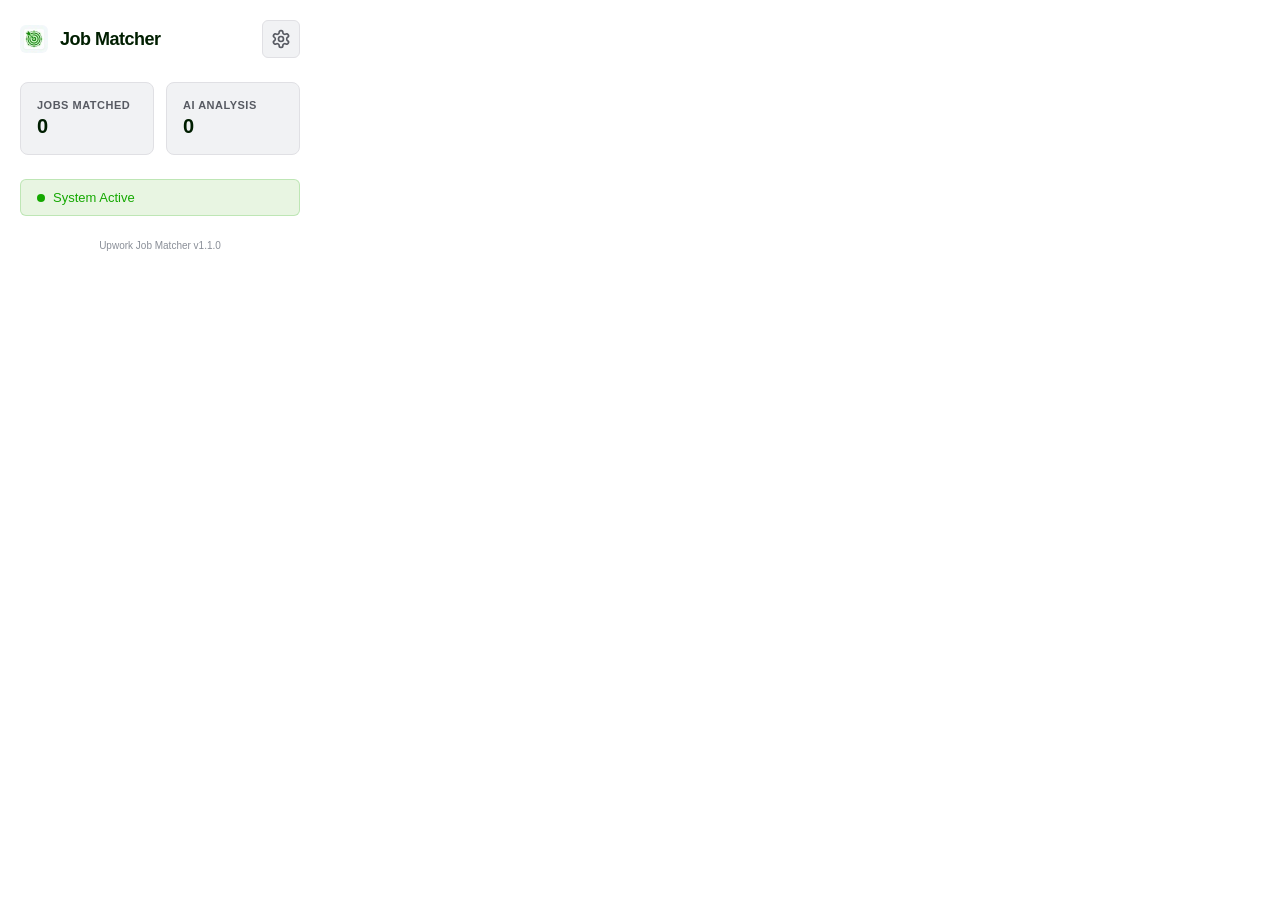
<file: popup/popup.html>
<!DOCTYPE html>
<html lang="en">
<head>
  <meta charset="UTF-8">
  <meta name="viewport" content="width=device-width, initial-scale=1.0">
  <title>Upwork Job Matcher</title>
  <link rel="stylesheet" href="popup.css">
</head>
<body>
  <div class="popup-container">
    <header>
      <div class="logo-area">
        <div class="logo-mark">
          <img src="../icons/icon48.png" alt="UJM" width="28" height="28">
        </div>
        <h1>Job Matcher</h1>
      </div>
      <button id="settingsBtn" class="icon-btn" title="Open Settings">
        <svg xmlns="http://www.w3.org/2000/svg" width="20" height="20" viewBox="0 0 24 24" fill="none" stroke="currentColor" stroke-width="2" stroke-linecap="round" stroke-linejoin="round"><path d="M12.22 2h-.44a2 2 0 0 0-2 2v.18a2 2 0 0 1-1 1.73l-.43.25a2 2 0 0 1-2 0l-.15-.08a2 2 0 0 0-2.73.73l-.22.38a2 2 0 0 0 .73 2.73l.15.1a2 2 0 0 1 1 1.72v.51a2 2 0 0 1-1 1.74l-.15.09a2 2 0 0 0-.73 2.73l.22.38a2 2 0 0 0 2.73.73l.15-.08a2 2 0 0 1 2 0l.43.25a2 2 0 0 1 1 1.73V20a2 2 0 0 0 2 2h.44a2 2 0 0 0 2-2v-.18a2 2 0 0 1 1-1.73l.43-.25a2 2 0 0 1 2 0l.15.08a2 2 0 0 0 2.73-.73l.22-.39a2 2 0 0 0-.73-2.73l-.15-.08a2 2 0 0 1-1-1.74v-.5a2 2 0 0 1 1-1.74l.15-.09a2 2 0 0 0 .73-2.73l-.22-.38a2 2 0 0 0-2.73-.73l-.15.08a2 2 0 0 1-2 0l-.43-.25a2 2 0 0 1-1-1.73V4a2 2 0 0 0-2-2z"/><circle cx="12" cy="12" r="3"/></svg>
      </button>
    </header>

    <main>
      <div class="stats-grid">
        <div class="stat-card">
          <span class="stat-label">Jobs Matched</span>
          <span id="jobsCount" class="stat-value">...</span>
        </div>
        <div class="stat-card">
          <span class="stat-label">AI Analysis</span>
          <span id="aiCount" class="stat-value">...</span>
        </div>
      </div>

      <div class="status-indicator">
        <div class="status-dot"></div>
        <span id="statusText">System Active</span>
      </div>
    </main>

    <footer>
      <p>Upwork Job Matcher v1.1.0</p>
    </footer>
  </div>
  <script src="popup.js"></script>
</body>
</html>
</file>
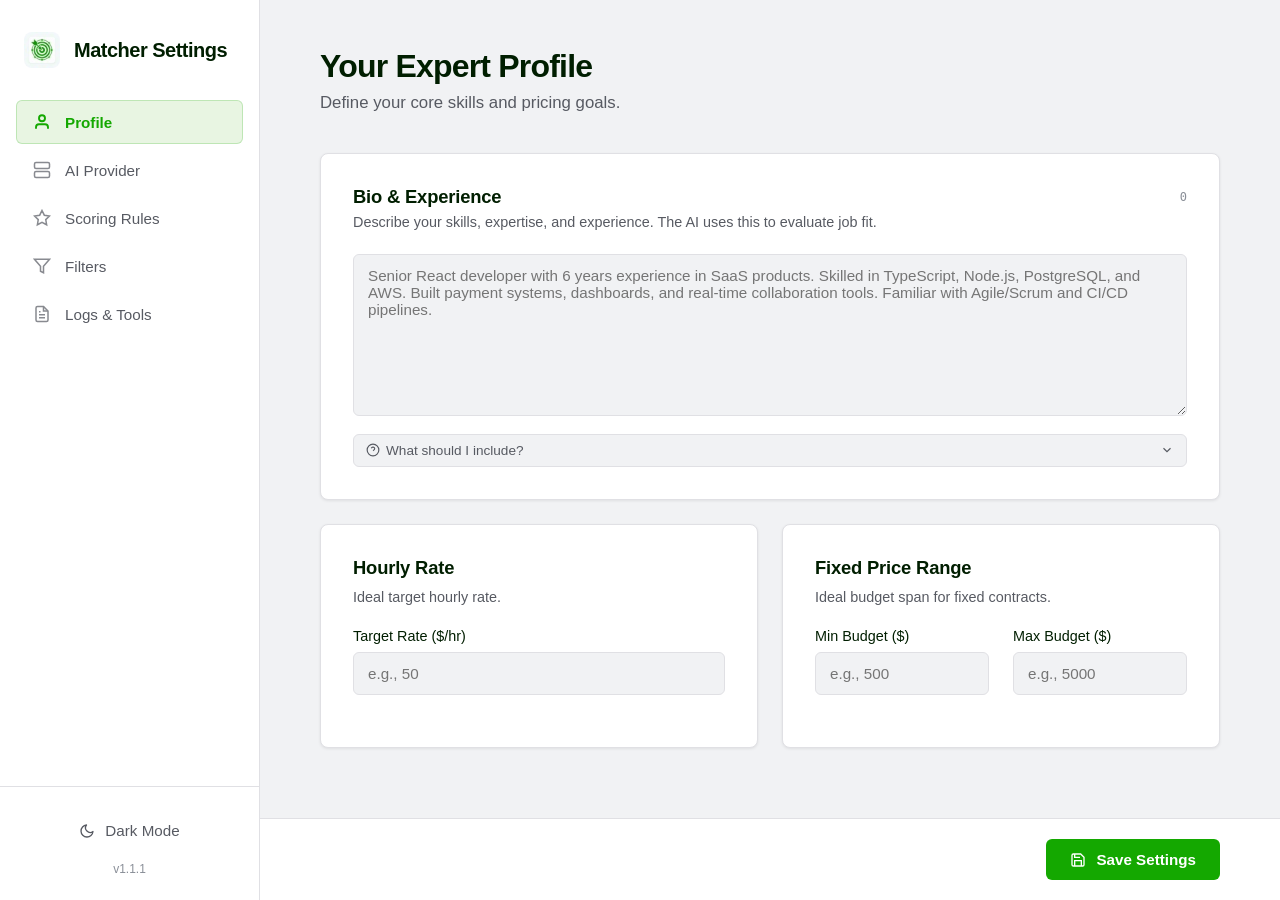
<file: settings/settings.html>
<!DOCTYPE html>
<html lang="en">
<head>
  <meta charset="UTF-8">
  <meta name="viewport" content="width=device-width, initial-scale=1.0">
  <title>Upwork Job Matcher — Settings</title>
  <link rel="stylesheet" href="settings.css">
</head>
<body>
  <div class="dashboard-layout">
    <aside class="sidebar">
      <div class="sidebar-header">
        <div class="logo-mark">
          <img src="../icons/icon48.png" alt="UJM" width="28" height="28">
        </div>
        <h1>Matcher Settings</h1>
      </div>
      <nav class="sidebar-nav">
        <ul>
          <li class="active" data-tab="profile">
            <svg width="16" height="16" viewBox="0 0 24 24" fill="none" stroke="currentColor" stroke-width="2"><path d="M20 21v-2a4 4 0 0 0-4-4H8a4 4 0 0 0-4 4v2"/><circle cx="12" cy="7" r="4"/></svg>
            <span>Profile</span>
          </li>
          <li data-tab="ai-provider">
            <svg width="16" height="16" viewBox="0 0 24 24" fill="none" stroke="currentColor" stroke-width="2"><rect x="2" y="2" width="20" height="8" rx="2" ry="2"></rect><rect x="2" y="14" width="20" height="8" rx="2" ry="2"></rect><line x1="6" y1="6" x2="6.01" y2="6"></line><line x1="6" y1="18" x2="6.01" y2="18"></line></svg>
            <span>AI Provider</span>
          </li>
          <li data-tab="scoring">
            <svg width="16" height="16" viewBox="0 0 24 24" fill="none" stroke="currentColor" stroke-width="2"><polygon points="12 2 15.09 8.26 22 9.27 17 14.14 18.18 21.02 12 17.77 5.82 21.02 7 14.14 2 9.27 8.91 8.26 12 2"></polygon></svg>
            <span>Scoring Rules</span>
          </li>
          <li data-tab="filters">
            <svg width="16" height="16" viewBox="0 0 24 24" fill="none" stroke="currentColor" stroke-width="2"><polygon points="22 3 2 3 10 12.46 10 19 14 21 14 12.46 22 3"/></svg>
            <span>Filters</span>
          </li>
          <li data-tab="tools">
            <svg width="16" height="16" viewBox="0 0 24 24" fill="none" stroke="currentColor" stroke-width="2"><path d="M14 2H6a2 2 0 0 0-2 2v16a2 2 0 0 0 2 2h12a2 2 0 0 0 2-2V8z"></path><polyline points="14 2 14 8 20 8"></polyline><line x1="16" y1="13" x2="8" y2="13"></line><line x1="16" y1="17" x2="8" y2="17"></line><polyline points="10 9 9 9 8 9"></polyline></svg>
            <span>Logs & Tools</span>
          </li>
        </ul>
      </nav>
      <div class="sidebar-footer">
        <button id="dark-mode-btn" type="button" class="icon-btn-text">
          <svg id="theme-icon" width="16" height="16" viewBox="0 0 24 24" fill="none" stroke="currentColor" stroke-width="2" stroke-linecap="round" stroke-linejoin="round"><path d="M21 12.79A9 9 0 1 1 11.21 3 7 7 0 0 0 21 12.79z"></path></svg>
          <span id="theme-text">Dark Mode</span>
        </button>
        <div class="version-info">v1.1.1</div>
      </div>
    </aside>

    <main class="main-content">
      <form id="settings-form">
        <!-- Section 1: Profile -->
        <div id="profile" class="tab-pane active">
          <header class="tab-header">
            <h2>Your Expert Profile</h2>
            <p>Define your core skills and pricing goals.</p>
          </header>

          <section class="card">
            <div class="bio-header">
              <div>
                <h3>Bio & Experience</h3>
                <p class="help-text">Describe your skills, expertise, and experience. The AI uses this to evaluate job fit.</p>
              </div>
              <span class="bio-char-count" id="bio-char-count">0</span>
            </div>
            <textarea id="profile-bio" name="profile" rows="8" placeholder="Senior React developer with 6 years experience in SaaS products. Skilled in TypeScript, Node.js, PostgreSQL, and AWS. Built payment systems, dashboards, and real-time collaboration tools. Familiar with Agile/Scrum and CI/CD pipelines."></textarea>
            <div class="bio-tips-toggle" id="bio-tips-toggle">
              <svg width="14" height="14" viewBox="0 0 24 24" fill="none" stroke="currentColor" stroke-width="2"><circle cx="12" cy="12" r="10"/><path d="M9.09 9a3 3 0 0 1 5.83 1c0 2-3 3-3 3"/><line x1="12" y1="17" x2="12.01" y2="17"/></svg>
              <span>What should I include?</span>
              <svg class="bio-chevron" width="14" height="14" viewBox="0 0 24 24" fill="none" stroke="currentColor" stroke-width="2"><polyline points="6 9 12 15 18 9"/></svg>
            </div>
            <div class="bio-tips" id="bio-tips">
              <div class="bio-tip-item"><strong>Skills & technologies</strong> — languages, frameworks, tools you're proficient in</div>
              <div class="bio-tip-item"><strong>Experience level</strong> — years of experience, seniority, domains</div>
              <div class="bio-tip-item"><strong>Project types</strong> — what you've built (SaaS, mobile, e-commerce, etc.)</div>
              <div class="bio-tip-item"><strong>Soft skills & methods</strong> — Agile, remote work, leadership, communication</div>
              <div class="bio-tip-item"><strong>Industries</strong> — sectors you have experience in (fintech, healthcare, etc.)</div>
              <div class="bio-tip-item"><strong>What you avoid</strong> — technologies or project types you don't want (optional)</div>
            </div>
          </section>

          <div class="grid-2">
            <section class="card">
              <h3>Hourly Rate</h3>
              <p class="help-text">Ideal target hourly rate.</p>
              <div class="field-row">
                <label for="user-hourly-rate">Target Rate ($/hr)</label>
                <input type="number" id="user-hourly-rate" min="0" max="1000" step="5" placeholder="e.g., 50">
              </div>
            </section>

            <section class="card">
              <h3>Fixed Price Range</h3>
              <p class="help-text">Ideal budget span for fixed contracts.</p>
              <div class="grid-2">
                <div class="field-row">
                  <label for="user-fixed-min">Min Budget ($)</label>
                  <input type="number" id="user-fixed-min" min="0" step="50" placeholder="e.g., 500">
                </div>
                <div class="field-row">
                  <label for="user-fixed-max">Max Budget ($)</label>
                  <input type="number" id="user-fixed-max" min="0" step="50" placeholder="e.g., 5000">
                </div>
              </div>
            </section>
          </div>
        </div>

        <!-- Section 2: AI Provider -->
        <div id="ai-provider" class="tab-pane">
          <header class="tab-header">
            <h2>AI Infrastructure</h2>
            <p>Connect your preferred LLM provider for analysis.</p>
          </header>

          <section class="card">
            <h3>Service Provider</h3>
            <div class="radio-group chips">
              <label class="chip-label"><input type="radio" name="provider" value="openai" checked><span>OpenAI</span></label>
              <label class="chip-label"><input type="radio" name="provider" value="anthropic"><span>Anthropic</span></label>
              <label class="chip-label"><input type="radio" name="provider" value="gemini"><span>Gemini</span></label>
              <label class="chip-label"><input type="radio" name="provider" value="zai"><span>Z.ai</span></label>
              <label class="chip-label"><input type="radio" name="provider" value="custom"><span>Custom</span></label>
            </div>

            <div class="field-row" style="margin-top:20px">
              <label for="api-key">API Key <span id="api-key-link"></span></label>
              <div class="input-with-toggle">
                <input type="password" id="api-key" placeholder="Paste your key here" autocomplete="off">
                <button type="button" id="toggle-key" class="icon-btn" title="Toggle visibility">
                  <svg width="16" height="16" viewBox="0 0 24 24" fill="none" stroke="currentColor" stroke-width="2"><path d="M1 12s4-8 11-8 11 8 11 8-4 8-11 8-11-8-11-8z"></path><circle cx="12" cy="12" r="3"></circle></svg>
                </button>
              </div>
            </div>

            <div class="field-row custom-url-row" style="margin-top:16px; display:none;">
              <label for="custom-url">Custom Endpoint</label>
              <input type="text" id="custom-url" placeholder="https://api.openai.com/v1">
            </div>

            <div class="field-row" style="margin-top:16px">
              <label for="model-select">Model Selection <span id="model-status" class="status-badge"></span></label>
              <div class="select-with-btn">
                <select id="model-select"><option value="">— Refresh to load —</option></select>
                <button type="button" id="refresh-models-btn" class="secondary-btn-sm" title="Refresh Models">
                  <svg id="refresh-icon" width="14" height="14" viewBox="0 0 24 24" fill="none" stroke="currentColor" stroke-width="2"><polyline points="23 4 23 10 17 10"></polyline><polyline points="1 20 1 14 7 14"></polyline><path d="M3.51 9a9 9 0 0 1 14.85-3.36L23 10M1 14l4.64 4.36A9 9 0 0 0 20.49 15"></path></svg>
                  Refresh
                </button>
              </div>
            </div>
          </section>
        </div>

        <!-- Section 3: Scoring -->
        <div id="scoring" class="tab-pane">
          <header class="tab-header">
            <h2>Scoring Engine</h2>
            <p>Fine-tune how jobs are ranked and matched.</p>
          </header>

          <section class="card">
            <h3>Algorithm Balance</h3>
            <p class="help-text">Weights must sum to 100%.</p>
            <div class="slider-group">
              <div class="slider-row">
                <label>Hard Rules</label>
                <input type="range" id="weight-rules" min="0" max="100" value="40">
                <span id="weight-rules-val" class="badge">40%</span>
              </div>
              <div class="slider-row">
                <label>AI Analysis</label>
                <input type="range" id="weight-llm" min="0" max="100" value="60">
                <span id="weight-llm-val" class="badge">60%</span>
              </div>
            </div>
          </section>

          <section class="card">
            <h3>Special Instructions</h3>
            <textarea id="custom-prompt" rows="3" placeholder="e.g. Always prioritize high-budget enterprise contracts..."></textarea>
          </section>

          <section class="card">
            <div class="section-header-row">
              <h3>Custom Logic Rules</h3>
              <button type="button" id="add-rule-btn" class="secondary-btn-sm">
                <svg width="14" height="14" viewBox="0 0 24 24" fill="none" stroke="currentColor" stroke-width="2"><line x1="12" y1="5" x2="12" y2="19"></line><line x1="5" y1="12" x2="19" y2="12"></line></svg>
                Add Rule
              </button>
            </div>
            <p class="help-text" style="margin-top:0">Add bonus points or penalties on top of the base scoring engine.</p>
            <div class="rule-guide-toggle" id="rule-guide-toggle">
              <svg width="14" height="14" viewBox="0 0 24 24" fill="none" stroke="currentColor" stroke-width="2"><circle cx="12" cy="12" r="10"/><path d="M9.09 9a3 3 0 0 1 5.83 1c0 2-3 3-3 3"/><line x1="12" y1="17" x2="12.01" y2="17"/></svg>
              <span>How do custom rules work?</span>
              <svg class="bio-chevron" width="14" height="14" viewBox="0 0 24 24" fill="none" stroke="currentColor" stroke-width="2"><polyline points="6 9 12 15 18 9"/></svg>
            </div>
            <div class="rule-guide" id="rule-guide">
              <div class="bio-tip-item"><strong>How scoring works</strong> — Base scoring automatically evaluates proposals, budget, location, and posting time. Custom rules run on top as <em>additive modifiers</em>: positive points = bonus, negative points = penalty.</div>
              <div class="bio-tip-item"><strong>Rule anatomy</strong> — Each rule has 6 parts: <em>Name</em> (label), <em>Field</em> (what to check: proposals, budget, country, title, etc.), <em>Operator</em> (how to compare: contains, gte, lt, etc.), <em>Value</em> (what to compare against), <em>Points</em> (reward or penalty), <em>Flag</em> (optional badge label shown on the job card).</div>
              <div class="bio-tip-item"><strong>Examples:</strong><br>
                &bull; Bonus React jobs → Field: <code>title</code>, Contains, <code>React</code>, +20 pts, Flag: <code>Has React</code><br>
                &bull; Penalize high competition → Field: <code>proposals</code>, ≥ (gte), <code>50</code>, -20 pts<br>
                &bull; Prefer US clients → Field: <code>country</code>, Contains, <code>United States</code>, +15 pts, Flag: <code>US Client</code>
              </div>
              <div class="bio-tip-item"><strong>Tips</strong> — Points can be negative for penalties. All matching rules stack. Leave Flag empty if you only want to adjust the score without a visible pill badge. Title field lets you keyword-match job titles.</div>
            </div>
            <div id="rules-list" class="rules-list"></div>
            <button type="button" id="reset-rules-btn" class="icon-btn-text" style="width:auto; padding:0; margin-top:12px; font-size:0.8rem;">Reset to Defaults</button>
          </section>

          <section class="card">
            <h3>Efficiency Optimization</h3>
            <label class="toggle-switch" style="margin-bottom:16px;">
              <input type="checkbox" id="optimization-enabled">
              <span class="toggle-slider"></span>
              <span>Only run AI on keyword match</span>
            </label>
            <div class="field-row">
              <label>Stack Keywords</label>
              <div id="keywords-list" class="tags-container"></div>
              <div class="add-keyword-row">
                <input type="text" id="new-keyword" placeholder="e.g. react, node">
                <button type="button" id="add-keyword-btn" class="secondary-btn">Add</button>
              </div>
            </div>
          </section>
        </div>

        <!-- Section 4: Filters -->
        <div id="filters" class="tab-pane">
          <header class="tab-header">
            <h2>Hard Thresholds</h2>
            <p>Jobs failing these will be completely ignored.</p>
          </header>

          <section class="card">
            <div class="grid-2">
              <div class="field-row">
                <label for="max-proposals">Max Proposals</label>
                <input type="number" id="max-proposals" min="1" max="200" value="50">
              </div>
              <div class="field-row"></div>
              <div class="field-row">
                <label for="hourly-min">Hourly Min ($/hr)</label>
                <input type="number" id="hourly-min" min="0" value="30">
              </div>
              <div class="field-row">
                <label for="hourly-max">Hourly Max ($/hr)</label>
                <input type="number" id="hourly-max" min="0" value="80">
              </div>
              <div class="field-row">
                <label for="fixed-min">Fixed Min ($)</label>
                <input type="number" id="fixed-min" min="0" value="100">
              </div>
              <div class="field-row">
                <label for="fixed-max">Fixed Max ($)</label>
                <input type="number" id="fixed-max" min="0" value="5000">
              </div>
            </div>
          </section>

          <section class="card">
            <h3>Target Countries</h3>
            <div id="countries-list" class="tags-container"></div>
            <div class="add-country-row">
              <input type="text" id="new-country" placeholder="Add country…">
              <button type="button" id="add-country-btn" class="secondary-btn">Add</button>
            </div>
          </section>
        </div>

        <!-- Section 5: Tools & Logs -->
        <div id="tools" class="tab-pane">
          <header class="tab-header">
            <h2>Diagnostics & Usage</h2>
            <p>Monitor your token usage and execution history.</p>
          </header>

          <div class="stats-overview">
            <div class="stat-card">
              <span class="stat-label">Total Tokens</span>
              <span id="totalTokenCost" class="stat-value">0</span>
            </div>
            <div class="stat-card">
              <span class="stat-label">Jobs Analysed</span>
              <span id="totalApiCalls" class="stat-value">0</span>
            </div>
          </div>

          <section class="card">
            <div class="section-header-row">
              <h3>Analysis Logs</h3>
              <button type="button" id="clear-log-btn" class="danger-btn-sm">Clear Logs</button>
            </div>
            <label class="toggle-switch">
              <input type="checkbox" id="log-enabled">
              <span class="toggle-slider"></span>
              <span>Record payload logs</span>
            </label>
            <div id="log-list" class="log-list"></div>
          </section>

          <section class="card">
            <h3>Configuration Data</h3>
            <div style="display:flex; gap:12px; margin-top:16px;">
              <button type="button" id="reset-usage-btn" class="secondary-btn">Clear Usage</button>
              <button type="button" id="reset-btn" class="danger-btn">Factory Reset</button>
            </div>
          </section>
        </div>

        <footer class="footer-actions">
          <span id="save-status" class="save-status"></span>
          <button type="button" id="save-btn" class="btn-primary">
            <svg width="16" height="16" viewBox="0 0 24 24" fill="none" stroke="currentColor" stroke-width="2"><path d="M19 21H5a2 2 0 0 1-2-2V5a2 2 0 0 1 2-2h11l5 5v11a2 2 0 0 1-2 2z"></path><polyline points="17 21 17 13 7 13 7 21"></polyline><polyline points="7 3 7 8 15 8"></polyline></svg>
            Save Settings
          </button>
        </footer>
      </form>
    </main>
  </div>

  <div id="log-modal" class="modal-backdrop">
    <div class="modal">
      <div class="modal-header">
        <h3>Log Details</h3>
        <button class="modal-close"><svg width="20" height="20" viewBox="0 0 24 24" fill="none" stroke="currentColor" stroke-width="2"><line x1="18" y1="6" x2="6" y2="18"></line><line x1="6" y1="6" x2="18" y2="18"></line></svg></button>
      </div>
      <div class="modal-tabs">
        <div class="modal-tab active" data-target="log-request">Request</div>
        <div class="modal-tab" data-target="log-response">Response</div>
        <div class="modal-tab" data-target="log-job">Job Payload</div>
        <div class="modal-tab" data-target="log-raw">Raw JSON</div>
      </div>
      <div class="modal-body" id="log-modal-body"></div>
    </div>
  </div>

  <script type="module" src="settings.js"></script>
</body>
</html>
</file>
<file: popup/popup.css>
:root {
  --primary: #14a800;
  --primary-hover: #108a00;
  --primary-light: #e8f5e2;
  --bg: #ffffff;
  --text: #001e00;
  --text-muted: #575a62;
  --text-tertiary: #8a8f98;
  --border: #e0e0e4;
  --border-hover: #c8c8cc;
  --card-bg: #ffffff;
  --muted-bg: #f1f2f4;
  --shadow: 0 1px 3px rgba(0, 0, 0, 0.08);
  --font: -apple-system, BlinkMacSystemFont, 'Segoe UI', Roboto, sans-serif;
}

body {
  width: 320px;
  margin: 0;
  padding: 0;
  font-family: var(--font);
  background: var(--bg);
  color: var(--text);
  overflow: hidden;
}

.popup-container {
  padding: 20px;
  background: var(--bg);
  min-height: 240px;
  display: flex;
  flex-direction: column;
}

header {
  display: flex;
  justify-content: space-between;
  align-items: center;
  margin-bottom: 24px;
}

.logo-area {
  display: flex;
  align-items: center;
  gap: 12px;
}

.logo-mark {
  width: 28px;
  height: 28px;
  border-radius: 6px;
  overflow: hidden;
  flex-shrink: 0;
}

.logo-mark img {
  width: 100%;
  height: 100%;
  object-fit: contain;
}

h1 {
  font-size: 18px;
  font-weight: 700;
  margin: 0;
  letter-spacing: -0.5px;
  color: var(--text);
}

.icon-btn {
  background: var(--muted-bg);
  border: 1px solid var(--border);
  color: var(--text-muted);
  padding: 8px;
  border-radius: 6px;
  cursor: pointer;
  transition: border-color 0.2s ease, color 0.2s ease;
  display: flex;
  align-items: center;
  justify-content: center;
}

.icon-btn:hover {
  border-color: var(--border-hover);
  color: var(--text);
}

.stats-grid {
  display: grid;
  grid-template-columns: 1fr 1fr;
  gap: 12px;
  margin-bottom: 24px;
}

.stat-card {
  background: var(--muted-bg);
  border: 1px solid var(--border);
  padding: 16px;
  border-radius: 8px;
  display: flex;
  flex-direction: column;
  gap: 4px;
  transition: border-color 0.2s ease;
}

.stat-card:hover {
  border-color: var(--border-hover);
}

.stat-label {
  font-size: 11px;
  text-transform: uppercase;
  letter-spacing: 0.5px;
  color: var(--text-muted);
  font-weight: 600;
}

.stat-value {
  font-size: 20px;
  font-weight: 700;
  color: var(--text);
}

.status-indicator {
  display: flex;
  align-items: center;
  gap: 8px;
  background: var(--primary-light);
  border: 1px solid rgba(20, 168, 0, 0.2);
  padding: 10px 16px;
  border-radius: 6px;
  margin-top: auto;
}

.status-dot {
  width: 8px;
  height: 8px;
  background: var(--primary);
  border-radius: 50%;
}

#statusText {
  font-size: 13px;
  font-weight: 500;
  color: var(--primary);
}

footer {
  margin-top: 24px;
  text-align: center;
}

footer p {
  font-size: 10px;
  color: var(--text-tertiary);
  margin: 0;
}
</file>
<file: settings/settings.css>
:root {
  --primary: #14a800;
  --primary-hover: #108a00;
  --primary-light: #e8f5e2;
  --secondary: #f1f2f4;
  --secondary-hover: #e5e6e8;
  --bg: #f1f2f4;
  --card-bg: #ffffff;
  --sidebar-bg: #ffffff;
  --border: #e0e0e4;
  --border-hover: #c8c8cc;
  --text: #001e00;
  --text-muted: #575a62;
  --text-tertiary: #8a8f98;
  --accent: #14a800;
  --success: #14a800;
  --danger: #d93025;
  --danger-bg: #fce8e6;
  --warning: #f5a623;
  --radius: 8px;
  --radius-sm: 6px;
  --shadow-sm: 0 1px 3px rgba(0, 0, 0, 0.08);
  --shadow: 0 1px 3px rgba(0, 0, 0, 0.08);
  --shadow-lg: 0 4px 12px rgba(0, 0, 0, 0.1);
}

:root[data-theme="dark"] {
  --primary: #14a800;
  --primary-hover: #108a00;
  --primary-light: rgba(20, 168, 0, 0.15);
  --secondary: #2a2d35;
  --secondary-hover: #353840;
  --bg: #1a1c22;
  --card-bg: #24262e;
  --sidebar-bg: #1f2128;
  --border: #363840;
  --border-hover: #4a4d56;
  --text: #e8e9ec;
  --text-muted: #9da1ab;
  --text-tertiary: #6b6f7a;
  --accent: #14a800;
  --success: #14a800;
  --danger: #ef5350;
  --danger-bg: rgba(239, 83, 80, 0.12);
  --warning: #f5a623;
  --shadow-sm: 0 1px 3px rgba(0, 0, 0, 0.2);
  --shadow: 0 1px 3px rgba(0, 0, 0, 0.2);
  --shadow-lg: 0 4px 12px rgba(0, 0, 0, 0.3);
}

* { box-sizing: border-box; margin: 0; padding: 0; font-family: -apple-system, BlinkMacSystemFont, 'Segoe UI', Roboto, sans-serif; }

body {
  background: var(--bg);
  color: var(--text);
  overflow: hidden;
  height: 100vh;
  transition: background 0.2s ease, color 0.2s ease;
}

.dashboard-layout { display: flex; height: 100vh; width: 100vw; }

.sidebar { width: 260px; background: var(--sidebar-bg); border-right: 1px solid var(--border); display: flex; flex-direction: column; flex-shrink: 0; transition: background 0.2s ease, border 0.2s ease; }
.sidebar-header { padding: 32px 24px 24px; display: flex; align-items: center; gap: 14px; }
.logo-mark { width: 36px; height: 36px; border-radius: 8px; overflow: hidden; flex-shrink: 0; }
.logo-mark img { width: 100%; height: 100%; object-fit: contain; }
.sidebar-header h1 { font-size: 1.25rem; font-weight: 700; color: var(--text); letter-spacing: -0.025em; }

.sidebar-nav { flex: 1; padding: 0 16px; margin-top: 8px; }
.sidebar-nav ul { list-style: none; display: flex; flex-direction: column; gap: 4px; }
.sidebar-nav li { padding: 12px 16px; border-radius: var(--radius-sm); cursor: pointer; display: flex; align-items: center; gap: 14px; color: var(--text-muted); font-size: 0.95rem; font-weight: 500; transition: all 0.2s ease; border: 1px solid transparent; }
.sidebar-nav li:hover { background: var(--secondary); color: var(--text); }
.sidebar-nav li.active { background: var(--primary-light); color: var(--primary); font-weight: 600; border: 1px solid rgba(20, 168, 0, 0.2); }
.sidebar-nav svg { opacity: 0.7; transition: opacity 0.2s ease; width: 18px; height: 18px; }
.sidebar-nav li.active svg { opacity: 1; stroke-width: 2.5px; }

.sidebar-footer { padding: 24px; border-top: 1px solid var(--border); display: flex; flex-direction: column; gap: 12px; }
.version-info { font-size: 0.75rem; color: var(--text-tertiary); text-align: center; }

.main-content { flex: 1; padding: 48px 60px; overflow-y: auto; overflow-x: hidden; padding-bottom: 120px; transition: background 0.2s; position: relative; scroll-behavior: smooth; }

.tab-pane { display: none; max-width: 900px; margin: 0 auto; animation: slideUp 0.2s ease forwards; opacity: 0; transform: translateY(4px); }
.tab-pane.active { display: block; }

@keyframes slideUp { from { opacity: 0; transform: translateY(4px); } to { opacity: 1; transform: translateY(0); } }

.tab-header { margin-bottom: 40px; }
.tab-header h2 { font-size: 2rem; margin-bottom: 8px; color: var(--text); font-weight: 700; letter-spacing: -0.025em; }
.tab-header p { color: var(--text-muted); font-size: 1.05rem; }

.card { background: var(--card-bg); border: 1px solid var(--border); border-radius: var(--radius); padding: 32px; margin-bottom: 24px; box-shadow: var(--shadow-sm); transition: border-color 0.2s ease; }
.card:hover { border-color: var(--border-hover); }
.card h3 { font-size: 1.15rem; margin-bottom: 8px; color: var(--text); font-weight: 600; letter-spacing: -0.01em; }
.help-text { font-size: 0.9rem; color: var(--text-muted); margin-bottom: 20px; line-height: 1.5; }

/* Bio section */
.bio-header { display: flex; justify-content: space-between; align-items: flex-start; margin-bottom: 20px; }
.bio-header h3 { margin-bottom: 4px; }
.bio-header .help-text { margin-bottom: 0; }
.bio-char-count { font-size: 0.75rem; color: var(--text-tertiary); font-family: ui-monospace, SFMono-Regular, Menlo, Monaco, Consolas, monospace; white-space: nowrap; flex-shrink: 0; margin-top: 4px; }
.bio-char-count.warn { color: var(--warning, #d97706); }
.bio-char-count.over { color: var(--danger); }

.bio-tips-toggle { display: flex; align-items: center; gap: 6px; margin-top: 14px; padding: 8px 12px; background: var(--secondary); border: 1px solid var(--border); border-radius: var(--radius-sm); cursor: pointer; color: var(--text-muted); font-size: 0.85rem; font-weight: 500; transition: all 0.2s; user-select: none; }
.bio-tips-toggle:hover { background: var(--secondary-hover, var(--secondary)); color: var(--text); border-color: var(--border-hover); }
.bio-tips-toggle.open { border-radius: var(--radius-sm) var(--radius-sm) 0 0; border-bottom-color: transparent; }
.bio-tips-toggle.open .bio-chevron { transform: rotate(180deg); }
.bio-chevron { margin-left: auto; transition: transform 0.2s; }

.bio-tips { display: none; padding: 14px 16px; background: var(--secondary); border: 1px solid var(--border); border-top: none; border-radius: 0 0 var(--radius-sm) var(--radius-sm); }
.bio-tips.open { display: block; }
.bio-tip-item { font-size: 0.85rem; color: var(--text-muted); padding: 4px 0; line-height: 1.5; }
.bio-tip-item + .bio-tip-item { border-top: 1px solid var(--border); padding-top: 8px; margin-top: 4px; }
.bio-tip-item strong { color: var(--text); }

.rule-guide-toggle { display: flex; align-items: center; gap: 6px; margin-top: 14px; margin-bottom: 16px; padding: 8px 12px; background: var(--secondary); border: 1px solid var(--border); border-radius: var(--radius-sm); cursor: pointer; color: var(--text-muted); font-size: 0.85rem; font-weight: 500; transition: all 0.2s; user-select: none; }
.rule-guide-toggle:hover { background: var(--secondary-hover, var(--secondary)); color: var(--text); border-color: var(--border-hover); }
.rule-guide-toggle.open { border-radius: var(--radius-sm) var(--radius-sm) 0 0; border-bottom-color: transparent; }
.rule-guide-toggle.open .bio-chevron { transform: rotate(180deg); }
.rule-guide { display: none; padding: 14px 16px; background: var(--secondary); border: 1px solid var(--border); border-top: none; border-radius: 0 0 var(--radius-sm) var(--radius-sm); margin-bottom: 16px; }
.rule-guide.open { display: block; }
.rule-guide code { background: var(--card-bg); padding: 1px 5px; border-radius: 3px; font-size: 0.82rem; font-family: ui-monospace, SFMono-Regular, Menlo, Monaco, Consolas, monospace; border: 1px solid var(--border); }

textarea, input[type="text"], input[type="number"], input[type="password"], select { width: 100%; background: var(--bg); border: 1px solid var(--border); border-radius: var(--radius-sm); color: var(--text); padding: 12px 14px; font-size: 0.95rem; outline: none; transition: border-color 0.2s ease; font-family: inherit; }
textarea:focus, input:focus, select:focus { border-color: var(--primary); }

.grid-2 { display: grid; grid-template-columns: 1fr 1fr; gap: 24px; }
.field-row { margin-bottom: 20px; }
.field-row label { display: flex; align-items: center; gap: 8px; font-size: 0.9rem; font-weight: 500; margin-bottom: 8px; color: var(--text); }

.chips { display: flex; flex-wrap: wrap; gap: 10px; }
.chip-label input { display: none; }
.chip-label span { padding: 8px 16px; background: var(--secondary); border: 1px solid var(--border); border-radius: 30px; cursor: pointer; font-size: 0.9rem; font-weight: 500; display: inline-block; transition: all 0.2s ease; color: var(--text-muted); }
.chip-label:hover span { border-color: var(--border-hover); color: var(--text); }
.chip-label input:checked + span { background: var(--primary); color: #fff; border-color: var(--primary); }

.btn-primary { background: var(--primary); border: none; color: white; padding: 12px 24px; border-radius: var(--radius-sm); font-weight: 600; font-size: 0.95rem; cursor: pointer; transition: background 0.2s ease; display: inline-flex; align-items: center; justify-content: center; gap: 10px; }
.btn-primary:hover { background: var(--primary-hover); }
.btn-primary:active { transform: scale(0.98); }

.secondary-btn, .secondary-btn-sm { background: var(--secondary); border: 1px solid var(--border); color: var(--text); border-radius: var(--radius-sm); font-weight: 500; cursor: pointer; display: inline-flex; align-items: center; justify-content: center; gap: 8px; transition: all 0.2s ease; }
.secondary-btn { padding: 10px 20px; font-size: 0.95rem; }
.secondary-btn:hover { background: var(--secondary-hover); border-color: var(--border-hover); }
.secondary-btn-sm { padding: 8px 14px; font-size: 0.85rem; }
.secondary-btn-sm:hover { background: var(--secondary-hover); border-color: var(--border-hover); }

.danger-btn, .danger-btn-sm { background: var(--danger-bg); border: 1px solid var(--danger); color: var(--danger); border-radius: var(--radius-sm); font-weight: 500; cursor: pointer; transition: all 0.2s ease; }
.danger-btn { padding: 10px 20px; font-size: 0.95rem; }
.danger-btn:hover { background: var(--danger); color: #fff; }
.danger-btn-sm { padding: 8px 14px; font-size: 0.85rem; display: inline-flex; align-items: center; justify-content: center; }
.danger-btn-sm:hover { background: var(--danger); color: #fff; }

.icon-btn-text { background: transparent; border: 1px solid transparent; color: var(--text-muted); padding: 10px 16px; border-radius: var(--radius-sm); cursor: pointer; display: flex; align-items: center; justify-content: center; gap: 10px; font-size: 0.95rem; font-weight: 500; transition: all 0.2s ease; width: 100%; }
.icon-btn-text:hover { color: var(--text); background: var(--secondary); border-color: var(--border); }

.footer-actions { position: fixed; bottom: 0; right: 0; left: 260px; padding: 20px 60px; border-top: 1px solid var(--border); background: var(--card-bg); display: flex; justify-content: flex-end; align-items: center; gap: 24px; z-index: 100; transition: background 0.2s; }
.save-status { font-size: 0.9rem; font-weight: 500; color: var(--success); opacity: 0; transition: opacity 0.3s; }
.save-status.show { opacity: 1; }

.input-with-toggle, .select-with-btn, .add-keyword-row, .add-country-row { display: flex; gap: 12px; align-items: center; width: 100%; }
.icon-btn { background: var(--secondary); border: 1px solid var(--border); color: var(--text-muted); cursor: pointer; padding: 10px; display: flex; align-items: center; justify-content: center; border-radius: var(--radius-sm); transition: all 0.2s ease; flex-shrink: 0; }
.icon-btn:hover { color: var(--text); background: var(--secondary-hover); border-color: var(--border-hover); }

.slider-group { display: flex; flex-direction: column; gap: 20px; padding: 10px 0; }
.slider-row { display: flex; align-items: center; gap: 16px; }
.slider-row label { width: 120px; font-size: 0.9rem; color: var(--text); font-weight: 500; }
.slider-row input[type="range"] { flex: 1; accent-color: var(--primary); height: 6px; border-radius: 3px; background: var(--secondary); outline: none; -webkit-appearance: none; }
.slider-row input[type="range"]::-webkit-slider-thumb { -webkit-appearance: none; width: 18px; height: 18px; border-radius: 50%; background: var(--primary); cursor: pointer; border: 2px solid #fff; box-shadow: var(--shadow-sm); }

.badge { background: var(--secondary); padding: 6px 12px; border-radius: 20px; font-size: 0.85rem; font-weight: 600; min-width: 50px; text-align: center; color: var(--primary); border: 1px solid var(--border); }
.status-badge { font-size: 0.75rem; color: var(--success); font-weight: 600; margin-left: auto; padding: 4px 10px; background: var(--primary-light); border-radius: 12px; border: 1px solid rgba(20, 168, 0, 0.2); }

.toggle-switch { display: inline-flex; align-items: center; gap: 12px; cursor: pointer; font-size: 0.95rem; font-weight: 500; color: var(--text); }
.toggle-switch input { display: none; }
.toggle-slider { width: 44px; height: 24px; background: var(--secondary); border-radius: 24px; position: relative; transition: all 0.2s ease; border: 1px solid var(--border); }
.toggle-slider::after { content: ""; position: absolute; width: 18px; height: 18px; top: 2px; left: 2px; background: var(--text-tertiary); border-radius: 50%; transition: all 0.2s ease; }
.toggle-switch input:checked + .toggle-slider { background: var(--primary); border-color: var(--primary); }
.toggle-switch input:checked + .toggle-slider::after { transform: translateX(20px); background: #fff; }

.tags-container { display: flex; flex-wrap: wrap; gap: 10px; margin-bottom: 16px; min-height: 32px; }
.tag { background: var(--secondary); border: 1px solid var(--border); padding: 6px 14px; border-radius: 20px; font-size: 0.85rem; font-weight: 500; display: flex; align-items: center; gap: 8px; color: var(--text); transition: all 0.2s ease; }
.tag:hover { border-color: var(--border-hover); }
.tag-remove { cursor: pointer; opacity: 0.5; display: flex; align-items: center; justify-content: center; transition: opacity 0.2s, color 0.2s; }
.tag-remove:hover { opacity: 1; color: var(--danger); }

.section-header-row { display: flex; justify-content: space-between; align-items: center; margin-bottom: 20px; }
.section-header-row h3 { margin-bottom: 0; }

.rules-list { display: flex; flex-direction: column; gap: 12px; margin-bottom: 16px; }
.rule-item { display: grid; grid-template-columns: 1fr 100px 100px 80px 65px 100px 30px; gap: 8px; align-items: center; background: var(--bg); padding: 12px 16px; border-radius: var(--radius-sm); border: 1px solid var(--border); transition: border-color 0.2s; }
.rule-item input, .rule-item select { padding: 8px 10px; font-size: 0.85rem; }
.rule-item .danger-btn-sm { padding: 8px; min-width: auto; }
.rule-item:hover { border-color: var(--border-hover); }

.stats-overview { display: grid; grid-template-columns: repeat(auto-fit, minmax(200px, 1fr)); gap: 24px; margin-bottom: 32px; }
.stat-card { padding: 24px; text-align: left; background: var(--card-bg); border: 1px solid var(--border); border-radius: var(--radius); display: flex; flex-direction: column; gap: 8px; box-shadow: var(--shadow-sm); transition: border-color 0.2s ease; }
.stat-card:hover { border-color: var(--border-hover); }
.stat-label { font-size: 0.8rem; color: var(--text-muted); text-transform: uppercase; letter-spacing: 0.05em; font-weight: 600; }
.stat-value { font-size: 2.5rem; font-weight: 700; color: var(--text); letter-spacing: -0.02em; line-height: 1; }

.log-list { margin-top: 20px; border: 1px solid var(--border); border-radius: var(--radius); max-height: 420px; overflow-y: auto; background: var(--bg); font-family: ui-monospace, SFMono-Regular, Menlo, Monaco, Consolas, monospace; font-size: 0.8rem; line-height: 1; }
.log-entry { padding: 10px 14px; border-bottom: 1px solid var(--border); display: flex; align-items: center; gap: 12px; cursor: pointer; transition: background 0.15s, border-color 0.15s; white-space: nowrap; overflow: hidden; border-left: 3px solid transparent; }
.log-entry:last-child { border-bottom: none; }
.log-entry:hover { background: var(--secondary); border-left-color: var(--primary); }
.log-entry:hover .log-expand-hint { opacity: 1; }
.log-expand-hint { color: var(--text-tertiary); font-size: 0.7rem; opacity: 0; transition: opacity 0.15s; flex-shrink: 0; }
.log-ts { color: var(--text-tertiary); flex-shrink: 0; }
.log-level { flex-shrink: 0; font-weight: 600; font-size: 0.68rem; padding: 1px 6px; border-radius: 3px; min-width: 42px; text-align: center; }
.log-level--info { color: var(--text-muted); background: var(--secondary); }
.log-level--error { color: #fff; background: var(--danger); }
.log-score { flex-shrink: 0; color: var(--primary); font-weight: 700; }
.log-provider { color: var(--text-tertiary); flex-shrink: 0; max-width: 150px; overflow: hidden; text-overflow: ellipsis; }
.log-msg { color: var(--text-muted); overflow: hidden; text-overflow: ellipsis; }
.log-dur { color: var(--text-tertiary); font-size: 0.72rem; }

/* Modal for Logs */
.modal-backdrop { position: fixed; inset: 0; background: rgba(0, 0, 0, 0.4); z-index: 1000; display: none; align-items: center; justify-content: center; }
.modal-backdrop.active { display: flex; animation: fadeIn 0.15s ease forwards; }
.modal { background: var(--card-bg); border: 1px solid var(--border); border-radius: var(--radius); width: 90%; max-width: 760px; max-height: 85vh; display: flex; flex-direction: column; overflow: hidden; box-shadow: var(--shadow-lg); animation: scaleIn 0.15s ease forwards; }

@keyframes fadeIn { from { opacity: 0; } to { opacity: 1; } }
@keyframes scaleIn { from { opacity: 0; } to { opacity: 1; } }

.modal-header { padding: 20px 24px; border-bottom: 1px solid var(--border); display: flex; justify-content: space-between; align-items: center; background: var(--card-bg); }
.modal-header h3 { font-size: 1.25rem; color: var(--text); font-weight: 600; letter-spacing: -0.01em; }
.modal-close { background: var(--secondary); border: 1px solid var(--border); color: var(--text-muted); cursor: pointer; padding: 6px; border-radius: 6px; transition: all 0.2s; }
.modal-close:hover { background: var(--secondary-hover); border-color: var(--border-hover); color: var(--text); }
.modal-body { padding: 24px; overflow-y: auto; background: var(--bg); color: var(--text-muted); }
.modal-tabs { display: flex; border-bottom: 1px solid var(--border); background: var(--card-bg); padding: 0 12px; }

/* Log detail fields */
.log-detail { display: flex; flex-direction: column; gap: 16px; }
.log-detail-field { display: flex; flex-direction: column; gap: 4px; }
.log-detail-label { font-size: 0.75rem; font-weight: 600; text-transform: uppercase; letter-spacing: 0.05em; color: var(--text-tertiary); }
.log-detail-value { font-size: 0.9rem; color: var(--text); font-weight: 500; }
.log-detail-block { font-family: ui-monospace, SFMono-Regular, Menlo, Monaco, Consolas, monospace; font-size: 0.82rem; line-height: 1.6; white-space: pre-wrap; word-wrap: break-word; background: var(--card-bg); border: 1px solid var(--border); border-radius: var(--radius-sm); padding: 14px 16px; color: var(--text-muted); max-height: 200px; overflow-y: auto; }
.log-detail-row { display: flex; gap: 24px; flex-wrap: wrap; }
.log-detail-row .log-detail-field { flex: 1; min-width: 100px; }
.log-detail-divider { border: none; border-top: 1px solid var(--border); margin: 4px 0; }
.log-detail-error { background: var(--danger-bg); color: var(--danger); padding: 12px 16px; border-radius: var(--radius-sm); font-size: 0.9rem; font-weight: 500; }
.log-detail-score { font-size: 1.5rem; font-weight: 700; color: var(--text); line-height: 1; }
.log-detail-score-label { font-size: 0.7rem; font-weight: 600; text-transform: uppercase; letter-spacing: 0.05em; color: var(--text-tertiary); margin-bottom: 2px; }
.log-detail-scores { display: flex; gap: 20px; align-items: flex-end; padding: 14px 16px; background: var(--card-bg); border: 1px solid var(--border); border-radius: var(--radius-sm); }
.log-detail-scores .score-item { text-align: center; min-width: 56px; }
.log-detail-scores .score-item .score-val { font-size: 1.25rem; font-weight: 700; color: var(--text); }
.log-detail-scores .score-item .score-lbl { font-size: 0.65rem; font-weight: 600; text-transform: uppercase; letter-spacing: 0.05em; color: var(--text-tertiary); margin-top: 2px; }
.log-detail-scores .score-item.primary .score-val { color: var(--primary); }
.log-detail-stat { display: flex; align-items: center; gap: 6px; font-size: 0.85rem; color: var(--text-muted); }
.log-detail-stat span { color: var(--text); font-weight: 500; }
.log-raw-json { font-family: ui-monospace, SFMono-Regular, Menlo, Monaco, Consolas, monospace; font-size: 0.82rem; line-height: 1.6; white-space: pre-wrap; word-wrap: break-word; color: var(--text-muted); margin: 0; }
.modal-tab { padding: 14px 20px; cursor: pointer; color: var(--text-muted); border-bottom: 2px solid transparent; font-size: 0.95rem; font-weight: 500; transition: all 0.2s; }
.modal-tab:hover { color: var(--text); }
.modal-tab.active { color: var(--primary); border-bottom-color: var(--primary); }

.spinning { animation: spin 1s linear infinite; }
@keyframes spin { 100% { transform: rotate(360deg); } }

::-webkit-scrollbar { width: 10px; height: 10px; }
::-webkit-scrollbar-track { background: transparent; }
::-webkit-scrollbar-thumb { background: rgba(0, 0, 0, 0.15); border-radius: 5px; border: 2px solid var(--bg); }
::-webkit-scrollbar-thumb:hover { background: rgba(0, 0, 0, 0.25); }
:root[data-theme="dark"] ::-webkit-scrollbar-thumb { background: rgba(255, 255, 255, 0.15); }
:root[data-theme="dark"] ::-webkit-scrollbar-thumb:hover { background: rgba(255, 255, 255, 0.25); }
</file>
